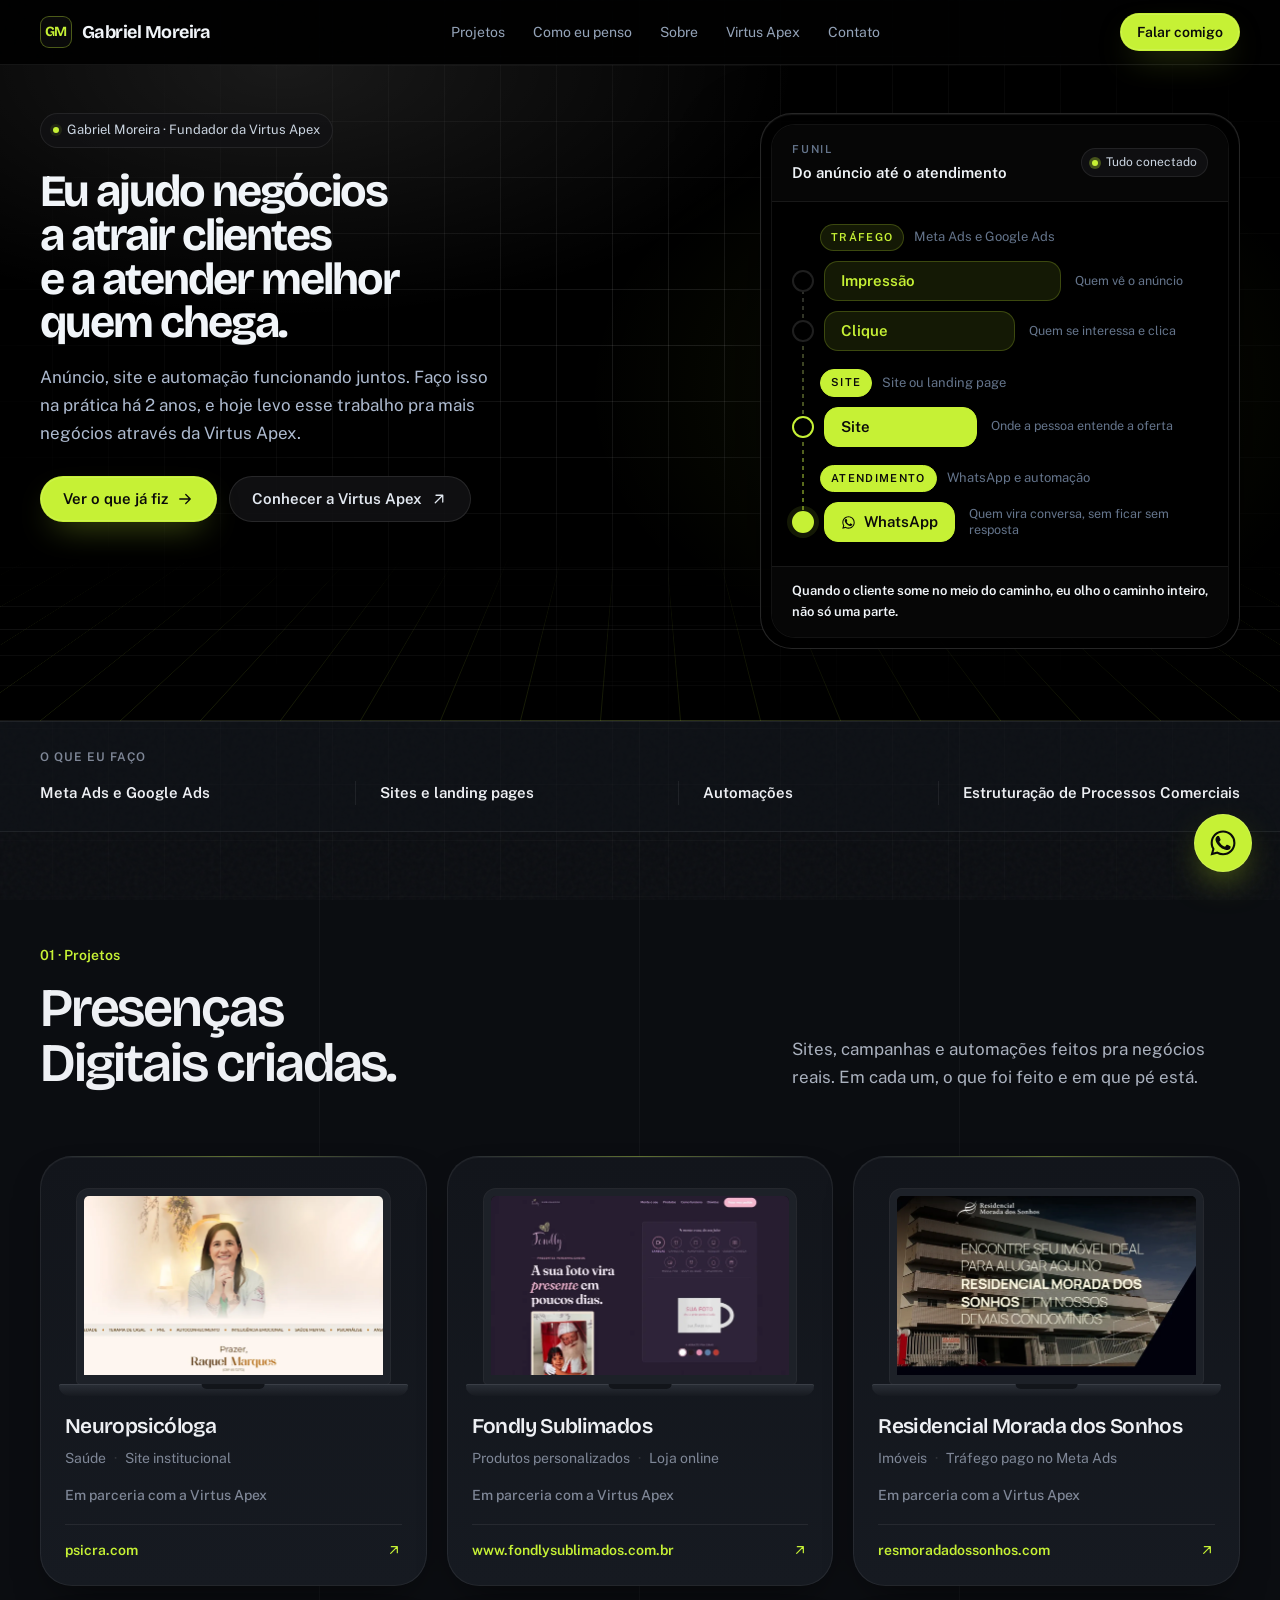
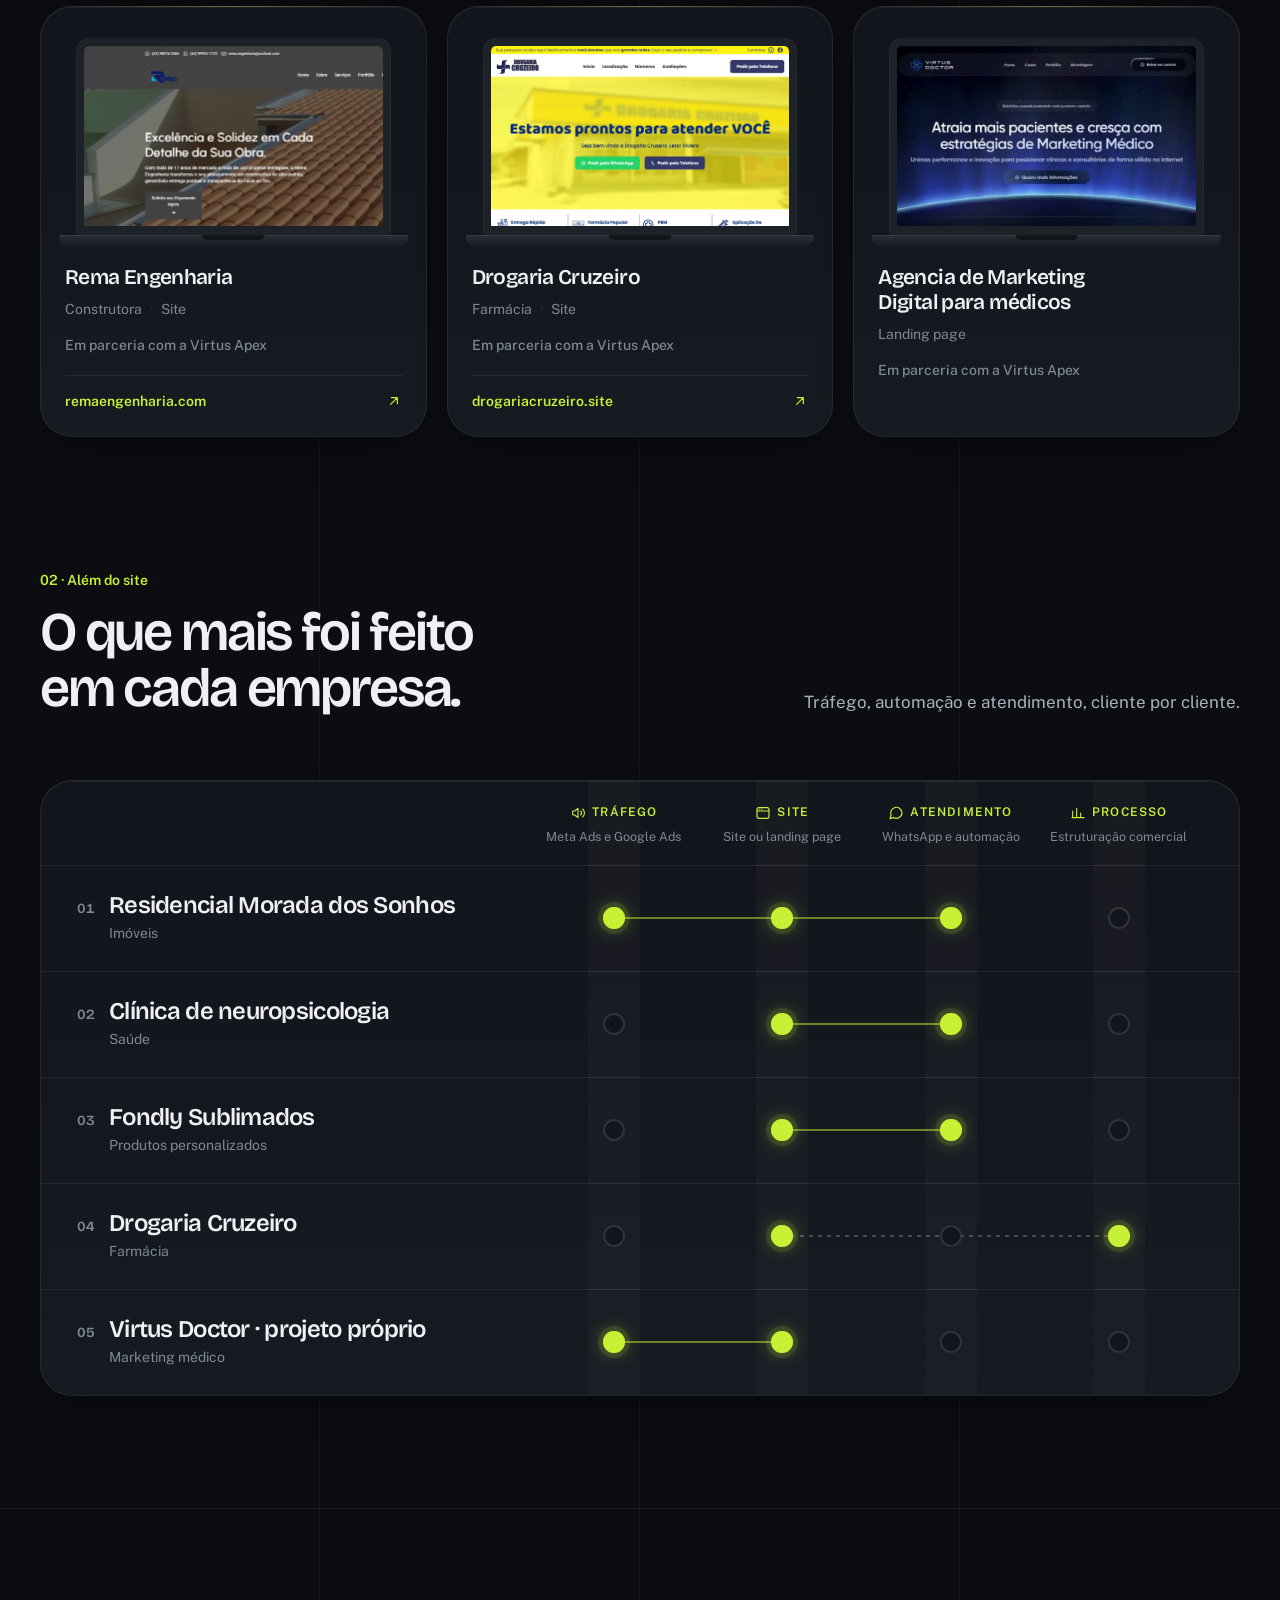
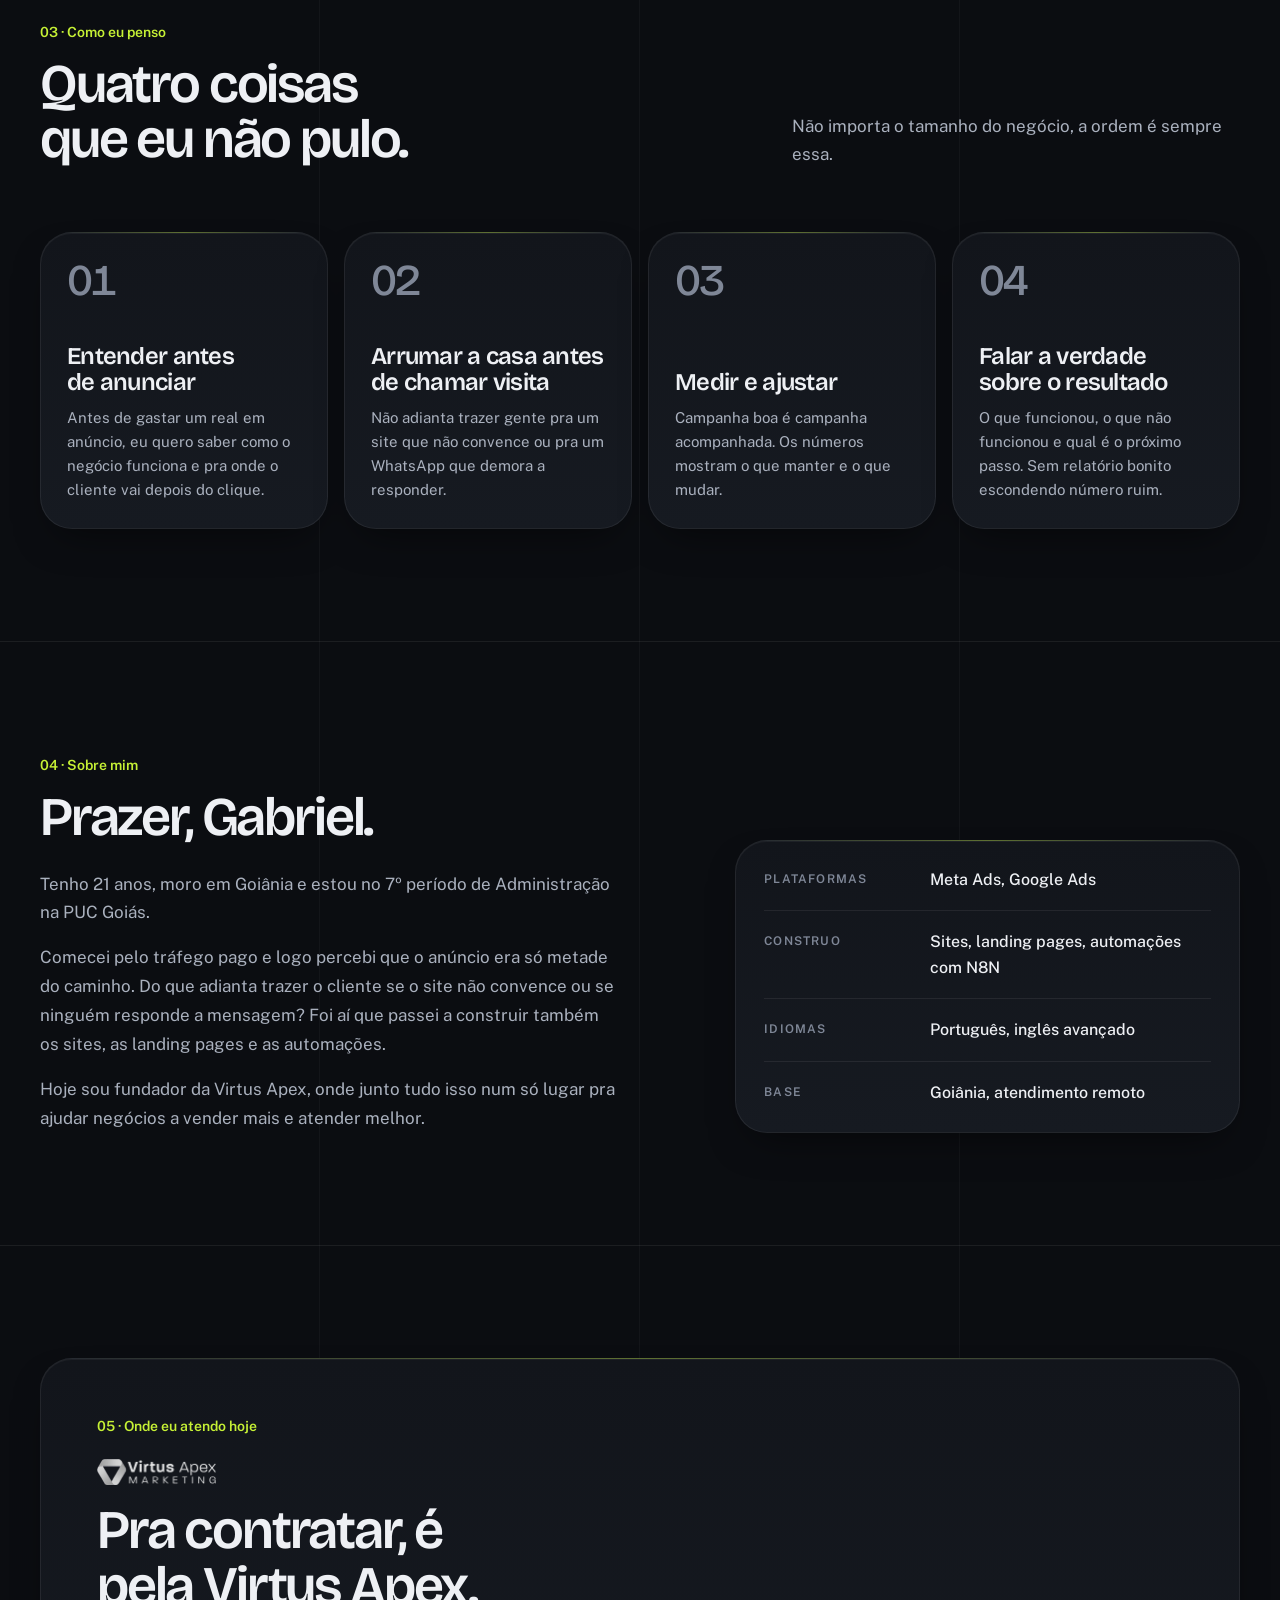
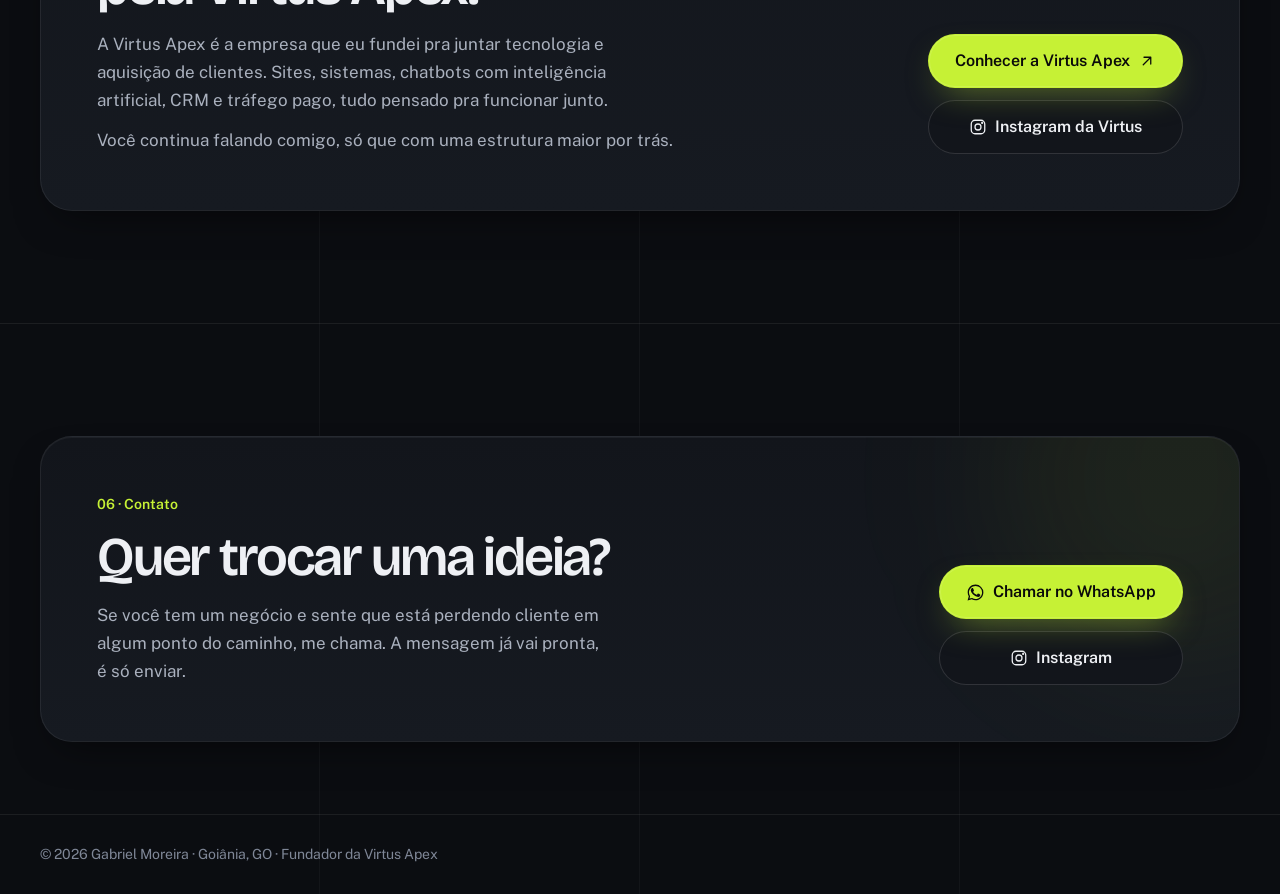
<file: index.html>
<!DOCTYPE html>
<html lang="pt-BR">
<head>
<meta charset="utf-8">
<meta name="viewport" content="width=device-width, initial-scale=1">
<title>Gabriel Moreira | Anúncios, sites e automação em Goiânia</title>
<meta name="description" content="Sou o Gabriel, fundador da Virtus Apex. Ajudo negócios a atrair clientes e atender melhor quem chega, juntando anúncio, site e automação.">
<meta name="color-scheme" content="dark">
<meta name="theme-color" content="#000000">

<!-- Endereço público do site (GitHub Pages). Se conectar um domínio próprio, troque aqui. -->
<link rel="canonical" href="https://gabrielmoreira155.github.io/portfolio-pessoal/">
<meta property="og:type" content="website">
<meta property="og:locale" content="pt_BR">
<meta property="og:site_name" content="Gabriel Moreira">
<meta property="og:title" content="Gabriel Moreira | Do anúncio ao atendimento">
<meta property="og:description" content="Anúncio, site e automação funcionando juntos. Veja o que eu já construí.">
<meta property="og:url" content="https://gabrielmoreira155.github.io/portfolio-pessoal/">
<meta property="og:image" content="https://gabrielmoreira155.github.io/portfolio-pessoal/imagens/og-image.png">
<meta property="og:image:width" content="1200">
<meta property="og:image:height" content="630">
<meta property="og:image:alt" content="Gabriel Moreira: do anúncio ao atendimento">
<meta name="twitter:card" content="summary_large_image">

<link rel="icon" href="imagens/favicon.svg" type="image/svg+xml">
<link rel="icon" href="imagens/favicon-32.png" sizes="32x32" type="image/png">
<link rel="apple-touch-icon" href="imagens/apple-touch-icon.png">

<!-- Fontes hospedadas no próprio site (antes vinham do Google Fonts e, ao
     chegarem, faziam o navegador refazer o layout: ~85 a 220 ms de travada) -->
<link rel="preload" href="fontes/bricolage-grotesque-latin.woff2" as="font" type="font/woff2" crossorigin>
<link rel="preload" href="fontes/public-sans-latin.woff2" as="font" type="font/woff2" crossorigin>
<link rel="stylesheet" href="css/style.css?v=20261019">


</head>
<body>

<div class="page-bg" aria-hidden="true"></div>
<!-- Fundo do site todo (atrás das seções): a mesma grade da hero, pulsos de
     luz correndo pelas linhas e o brilho que segue o mouse. Fica fixo na tela;
     a hero tem o fundo próprio por cima. -->
<div class="site-fundo" aria-hidden="true">
  <div class="site-grade"></div>
  <div class="site-raios"><span class="raio-site raio-site-v" style="--c:-11;--dur:17s;--atraso:-3s"></span><span class="raio-site raio-site-v" style="--c:-6;--dur:21s;--atraso:-12s"></span><span class="raio-site raio-site-v" style="--c:-2;--dur:15s;--atraso:-7s"></span><span class="raio-site raio-site-v" style="--c:4;--dur:19s;--atraso:-15s"></span><span class="raio-site raio-site-v" style="--c:9;--dur:16s;--atraso:-1s"></span><span class="raio-site raio-site-v" style="--c:13;--dur:22s;--atraso:-9s"></span><span class="raio-site raio-site-h" style="--m:3;--dur:18s;--atraso:-5s"></span><span class="raio-site raio-site-h" style="--m:11;--dur:23s;--atraso:-14s"></span></div>
  <div class="site-mouse"></div>
</div>

<div class="frame">
  <div class="guides" aria-hidden="true"><span></span><span></span><span></span><span></span></div>

  <!-- HEADER -->
  <header class="header">
    <nav class="nav wrap" aria-label="Principal">
      <a class="brand" href="#topo"><span class="brand-mark" aria-hidden="true">GM</span><span class="brand-nome">Gabriel Moreira</span></a>
      <div class="nav-links" id="menu">
        <a href="#projetos">Projetos</a>
        <a href="#como-eu-penso">Como eu penso</a>
        <a href="#sobre">Sobre</a>
        <a href="#virtus-apex">Virtus Apex</a>
        <a href="#contato">Contato</a>
      </div>
      <div class="nav-actions">
        <a class="btn btn-primary btn-sm" data-whatsapp href="#contato">Falar comigo</a>
        <button class="menu-toggle" type="button" aria-label="Abrir menu" aria-expanded="false" aria-controls="menu">
          <svg viewBox="0 0 24 24" width="20" height="20" fill="none" stroke="currentColor" stroke-width="1.7" stroke-linecap="round"><path d="M4 8h16M4 16h16"/></svg>
        </button>
      </div>
    </nav>
  </header>

  <main id="topo">

    <!-- HERO -->
    <section class="hero">
      <!-- Fundo: grade, brilho respirando e pulsos de luz na grade e no piso (só CSS) -->
      <div class="hero-fundo" aria-hidden="true">
        <div class="hero-brilho"></div>
        <div class="hero-mouse"></div>
        <div class="hero-raios"><span class="raio raio-v" style="--c:-14;--dur:11s;--atraso:-2s"></span><span class="raio raio-v" style="--c:-3;--dur:9.5s;--atraso:-6.5s"></span><span class="raio raio-v" style="--c:0;--dur:12.5s;--atraso:-9s"></span><span class="raio raio-v" style="--c:12;--dur:10s;--atraso:-4s"></span><span class="raio raio-v" style="--c:15;--dur:13s;--atraso:-11s"></span><span class="raio raio-h" style="--m:1;--dur:14s;--atraso:-3s"></span><span class="raio raio-h" style="--m:9;--dur:12s;--atraso:-8.5s"></span></div>
        <div class="hero-piso"></div>
        <div class="hero-fluxos"><span class="fluxo" style="--k:-9;--dur:10.5s;--atraso:-1.2s"></span><span class="fluxo" style="--k:-6;--dur:8.0s;--atraso:-5.1s"></span><span class="fluxo" style="--k:-4;--dur:9.2s;--atraso:-2.7s"></span><span class="fluxo" style="--k:-2;--dur:7.1s;--atraso:-6.0s"></span><span class="fluxo" style="--k:-1;--dur:11.0s;--atraso:-8.3s"></span><span class="fluxo" style="--k:1;--dur:8.6s;--atraso:-3.4s"></span><span class="fluxo" style="--k:3;--dur:7.6s;--atraso:-0.6s"></span><span class="fluxo" style="--k:5;--dur:9.8s;--atraso:-7.2s"></span><span class="fluxo" style="--k:8;--dur:8.9s;--atraso:-4.5s"></span><span class="fluxo" style="--k:11;--dur:10.2s;--atraso:-2.0s"></span></div>
      </div>
      <div class="wrap hero-grid">
        <div class="hero-copy">
          <p class="chip"><span class="dot"></span>Gabriel Moreira · Fundador da Virtus Apex</p>
          <h1>Eu ajudo negócios<br> a atrair clientes<br> e a atender melhor<br> quem chega.</h1>
          <p class="lead">Anúncio, site e automação funcionando juntos. Faço isso na prática há 2 anos, e hoje levo esse trabalho pra mais negócios através da Virtus Apex.</p>
          <div class="actions">
            <a class="btn btn-primary" href="#projetos">Ver o que já fiz
              <svg class="arrow" viewBox="0 0 24 24" width="18" height="18" fill="none" stroke="currentColor" stroke-width="1.7" stroke-linecap="round" stroke-linejoin="round"><path d="M5 12h14M13 6l6 6-6 6"/></svg>
            </a>
            <a class="btn btn-ghost" href="#virtus-apex">Conhecer a Virtus Apex
              <svg viewBox="0 0 24 24" width="18" height="18" fill="none" stroke="currentColor" stroke-width="1.7" stroke-linecap="round" stroke-linejoin="round" aria-hidden="true"><path d="M7 17 17 7M8 7h9v9"/></svg>
            </a>
          </div>
        </div>

        <!-- Funil -->
        <figure class="panel funnel-panel" aria-labelledby="funil-titulo">
          <div class="panel-inner">
            <div class="panel-head">
              <div>
                <p class="micro">Funil</p>
                <p class="panel-title" id="funil-titulo">Do anúncio até o atendimento</p>
              </div>
              <span class="chip chip-sm"><span class="dot dot-live"></span>Tudo conectado</span>
            </div>

            <div class="funnel">
              <div class="funnel-line" aria-hidden="true"><span class="funnel-runner"></span></div>

              <div class="funnel-group">
                <p class="group-label"><span class="tag tag-soft">Tráfego</span>Meta Ads e Google Ads</p>
                <div class="stage" style="--w:100%; --i:0">
                  <span class="marker"></span>
                  <div class="stage-body"><div class="bar"><span>Impressão</span></div><small>Quem vê o anúncio</small></div>
                </div>
                <div class="stage" style="--w:76%; --i:1">
                  <span class="marker"></span>
                  <div class="stage-body"><div class="bar"><span>Clique</span></div><small>Quem se interessa e clica</small></div>
                </div>
              </div>

              <div class="funnel-group">
                <p class="group-label"><span class="tag tag-solid">Site</span>Site ou landing page</p>
                <div class="stage stage-site" style="--w:56%; --i:2">
                  <span class="marker"></span>
                  <div class="stage-body"><div class="bar"><span>Site</span></div><small>Onde a pessoa entende a oferta</small></div>
                </div>
              </div>

              <div class="funnel-group">
                <p class="group-label"><span class="tag tag-solid">Atendimento</span>WhatsApp e automação</p>
                <div class="stage stage-site stage-last" style="--w:40%; --i:3">
                  <span class="marker"></span>
                  <div class="stage-body"><div class="bar">
                    <svg viewBox="0 0 24 24" width="15" height="15" aria-hidden="true"><path fill="currentColor" d="M17.47 14.38c-.3-.15-1.76-.87-2.03-.97-.27-.1-.47-.15-.67.15-.2.3-.77.97-.94 1.17-.17.2-.35.22-.64.07-.3-.15-1.26-.46-2.4-1.48-.88-.79-1.48-1.76-1.65-2.06-.17-.3-.02-.46.13-.6.13-.13.3-.35.45-.52.15-.17.2-.3.3-.5.1-.2.05-.37-.03-.52-.07-.15-.67-1.6-.92-2.2-.24-.58-.49-.5-.67-.5h-.57c-.2 0-.52.07-.8.37-.27.3-1.04 1.02-1.04 2.48s1.07 2.88 1.21 3.08c.15.2 2.1 3.2 5.08 4.49.71.31 1.26.49 1.7.63.71.23 1.36.2 1.87.12.57-.08 1.76-.72 2-1.41.25-.7.25-1.29.17-1.41-.07-.13-.27-.2-.57-.35z"/><path fill="currentColor" d="M12.04 2C6.57 2 2.13 6.43 2.13 11.9c0 1.75.46 3.46 1.33 4.96L2 22l5.27-1.38a9.9 9.9 0 0 0 4.77 1.22h.01c5.46 0 9.9-4.44 9.9-9.9A9.86 9.86 0 0 0 12.04 2zm0 18.17h-.01a8.23 8.23 0 0 1-4.19-1.15l-.3-.18-3.13.82.84-3.05-.2-.31a8.2 8.2 0 0 1-1.26-4.4c0-4.54 3.7-8.24 8.25-8.24 2.2 0 4.27.86 5.83 2.42a8.18 8.18 0 0 1 2.41 5.83c0 4.55-3.7 8.26-8.24 8.26z"/></svg>
                    <span>WhatsApp</span></div><small>Quem vira conversa, sem ficar sem resposta</small></div>
                </div>
              </div>
            </div>

            <p class="panel-foot"><strong>Quando o cliente some no meio do caminho, eu olho o caminho inteiro, não só uma parte.</strong></p>
          </div>
        </figure>
      </div>
    </section>

    <!-- O QUE EU FAÇO -->
    <section class="stats" aria-labelledby="servicos-titulo">
      <div class="wrap servicos-faixa">
        <p class="servicos-titulo" id="servicos-titulo">O que eu faço</p>
        <ul class="servicos" id="servicos"></ul>
      </div>
    </section>

    <!-- PROJETOS -->
    <section class="section" id="projetos">
      <div class="wrap">
        <div class="section-head">
          <div>
            <p class="eyebrow">01 · Projetos</p>
            <h2>Presenças Digitais criadas.</h2>
          </div>
          <p class="section-text">Sites, campanhas e automações feitos pra negócios reais. Em cada um, o que foi feito e em que pé está.</p>
        </div>
        <div class="projects" id="lista-projetos"></div>
        <div class="projects projects-compactos" id="lista-projetos-compactos"></div>
      </div>
    </section>

    <!-- ALÉM DO SITE -->
    <section class="section" id="alem-do-site">
      <div class="wrap">
        <div class="section-head">
          <div>
            <p class="eyebrow">02 · Além do site</p>
            <h2>O que mais foi feito em cada empresa.</h2>
          </div>
          <p class="section-text">Tráfego, automação e atendimento, cliente por cliente.</p>
        </div>
        <div class="mapa mapa-discreta" id="mapa-funil">
          <div class="mapa-cabeca" aria-hidden="true"></div>
          <ol class="mapa-lista" id="lista-alem"></ol>
        </div>
      </div>
    </section>

    <!-- COMO EU PENSO -->
    <section class="section" id="como-eu-penso">
      <div class="wrap">
        <div class="section-head">
          <div>
            <p class="eyebrow">03 · Como eu penso</p>
            <h2>Quatro coisas que eu não pulo.</h2>
          </div>
          <p class="section-text">Não importa o tamanho do negócio, a ordem é sempre essa.</p>
        </div>
        <ol class="steps">
          <li class="card step">
            <span class="step-num">01</span>
            <h3>Entender antes de anunciar</h3>
            <p>Antes de gastar um real em anúncio, eu quero saber como o negócio funciona e pra onde o cliente vai depois do clique.</p>
          </li>
          <li class="card step">
            <span class="step-num">02</span>
            <h3>Arrumar a casa antes de chamar visita</h3>
            <p>Não adianta trazer gente pra um site que não convence ou pra um WhatsApp que demora a responder.</p>
          </li>
          <li class="card step">
            <span class="step-num">03</span>
            <h3>Medir e ajustar</h3>
            <p>Campanha boa é campanha acompanhada. Os números mostram o que manter e o que mudar.</p>
          </li>
          <li class="card step">
            <span class="step-num">04</span>
            <h3>Falar a verdade sobre o resultado</h3>
            <p>O que funcionou, o que não funcionou e qual é o próximo passo. Sem relatório bonito escondendo número ruim.</p>
          </li>
        </ol>
      </div>
    </section>

    <!-- SOBRE -->
    <section class="section" id="sobre">
      <div class="wrap about-grid">
        <div>
          <p class="eyebrow">04 · Sobre mim</p>
          <h2>Prazer, Gabriel.</h2>
          <div class="about-text">
            <p>Tenho 21 anos, moro em Goiânia e estou no 7º período de Administração na PUC Goiás.</p>
            <p>Comecei pelo tráfego pago e logo percebi que o anúncio era só metade do caminho. Do que adianta trazer o cliente se o site não convence ou se ninguém responde a mensagem? Foi aí que passei a construir também os sites, as landing pages e as automações.</p>
            <p>Hoje sou fundador da Virtus Apex, onde junto tudo isso num só lugar pra ajudar negócios a vender mais e atender melhor.</p>
          </div>
        </div>
        <dl class="facts card">
          <div><dt>Plataformas</dt><dd>Meta Ads, Google Ads</dd></div>
          <div><dt>Construo</dt><dd>Sites, landing pages, automações com N8N</dd></div>
          <div><dt>Idiomas</dt><dd>Português, inglês avançado</dd></div>
          <div><dt>Base</dt><dd>Goiânia, atendimento remoto</dd></div>
        </dl>
      </div>
    </section>

    <!-- VIRTUS APEX -->
    <section class="section" id="virtus-apex">
      <div class="wrap">
        <div class="card virtus">
          <div class="virtus-copy">
            <p class="eyebrow">05 · Onde eu atendo hoje</p>
            <img class="virtus-logo" src="imagens/virtus-apex-logo.webp" alt="Virtus Apex" width="480" height="105" loading="lazy" decoding="async">
            <h2>Pra contratar, é pela Virtus Apex.</h2>
            <p class="section-text">A Virtus Apex é a empresa que eu fundei pra juntar tecnologia e aquisição de clientes. Sites, sistemas, chatbots com inteligência artificial, CRM e tráfego pago, tudo pensado pra funcionar junto.</p>
            <p class="section-text">Você continua falando comigo, só que com uma estrutura maior por trás.</p>
          </div>
          <div class="cta-actions">
            <a class="btn btn-primary btn-lg" data-virtus-site href="#contato">Conhecer a Virtus Apex
              <svg class="arrow" viewBox="0 0 24 24" width="18" height="18" fill="none" stroke="currentColor" stroke-width="1.7" stroke-linecap="round" stroke-linejoin="round" aria-hidden="true"><path d="M7 17 17 7M8 7h9v9"/></svg>
            </a>
            <a class="btn btn-ghost btn-lg" data-virtus-instagram href="#contato">
              <svg viewBox="0 0 24 24" width="18" height="18" fill="none" stroke="currentColor" stroke-width="1.7" aria-hidden="true"><rect x="3" y="3" width="18" height="18" rx="5"/><circle cx="12" cy="12" r="4"/><circle cx="17.5" cy="6.5" r="0.6" fill="currentColor"/></svg>
              Instagram da Virtus
            </a>
          </div>
        </div>
      </div>
    </section>

    <!-- CONTATO -->
    <section class="section section-last" id="contato">
      <div class="wrap">
        <div class="cta card">
          <div class="cta-copy">
            <p class="eyebrow">06 · Contato</p>
            <h2>Quer trocar uma ideia?</h2>
            <p class="section-text">Se você tem um negócio e sente que está perdendo cliente em algum ponto do caminho, me chama. A mensagem já vai pronta, é só enviar.</p>
          </div>
          <div class="cta-actions">
            <a class="btn btn-primary btn-lg" data-whatsapp href="#contato">
              <svg viewBox="0 0 24 24" width="19" height="19" aria-hidden="true"><path fill="currentColor" d="M17.47 14.38c-.3-.15-1.76-.87-2.03-.97-.27-.1-.47-.15-.67.15-.2.3-.77.97-.94 1.17-.17.2-.35.22-.64.07-.3-.15-1.26-.46-2.4-1.48-.88-.79-1.48-1.76-1.65-2.06-.17-.3-.02-.46.13-.6.13-.13.3-.35.45-.52.15-.17.2-.3.3-.5.1-.2.05-.37-.03-.52-.07-.15-.67-1.6-.92-2.2-.24-.58-.49-.5-.67-.5h-.57c-.2 0-.52.07-.8.37-.27.3-1.04 1.02-1.04 2.48s1.07 2.88 1.21 3.08c.15.2 2.1 3.2 5.08 4.49.71.31 1.26.49 1.7.63.71.23 1.36.2 1.87.12.57-.08 1.76-.72 2-1.41.25-.7.25-1.29.17-1.41-.07-.13-.27-.2-.57-.35z"/><path fill="currentColor" d="M12.04 2C6.57 2 2.13 6.43 2.13 11.9c0 1.75.46 3.46 1.33 4.96L2 22l5.27-1.38a9.9 9.9 0 0 0 4.77 1.22h.01c5.46 0 9.9-4.44 9.9-9.9A9.86 9.86 0 0 0 12.04 2zm0 18.17h-.01a8.23 8.23 0 0 1-4.19-1.15l-.3-.18-3.13.82.84-3.05-.2-.31a8.2 8.2 0 0 1-1.26-4.4c0-4.54 3.7-8.24 8.25-8.24 2.2 0 4.27.86 5.83 2.42a8.18 8.18 0 0 1 2.41 5.83c0 4.55-3.7 8.26-8.24 8.26z"/></svg>
              Chamar no WhatsApp
            </a>
            <a class="btn btn-ghost btn-lg" data-instagram href="#contato">
              <svg viewBox="0 0 24 24" width="18" height="18" fill="none" stroke="currentColor" stroke-width="1.7" aria-hidden="true"><rect x="3" y="3" width="18" height="18" rx="5"/><circle cx="12" cy="12" r="4"/><circle cx="17.5" cy="6.5" r="0.6" fill="currentColor"/></svg>
              Instagram
            </a>
          </div>
        </div>
      </div>
    </section>

  </main>

  <footer class="footer">
    <div class="wrap footer-row">
      <p>© <span id="ano">2026</span> Gabriel Moreira · Goiânia, GO · Fundador da Virtus Apex</p>
    </div>
  </footer>
</div>

<!-- Botão flutuante de WhatsApp (o link vem de js/dados.js) -->
<a class="wa-flutuante" data-whatsapp href="#contato" aria-label="Conversar no WhatsApp">
  <svg viewBox="0 0 24 24" width="26" height="26" aria-hidden="true"><path fill="currentColor" d="M17.47 14.38c-.3-.15-1.76-.87-2.03-.97-.27-.1-.47-.15-.67.15-.2.3-.77.97-.94 1.17-.17.2-.35.22-.64.07-.3-.15-1.26-.46-2.4-1.48-.88-.79-1.48-1.76-1.65-2.06-.17-.3-.02-.46.13-.6.13-.13.3-.35.45-.52.15-.17.2-.3.3-.5.1-.2.05-.37-.03-.52-.07-.15-.67-1.6-.92-2.2-.24-.58-.49-.5-.67-.5h-.57c-.2 0-.52.07-.8.37-.27.3-1.04 1.02-1.04 2.48s1.07 2.88 1.21 3.08c.15.2 2.1 3.2 5.08 4.49.71.31 1.26.49 1.7.63.71.23 1.36.2 1.87.12.57-.08 1.76-.72 2-1.41.25-.7.25-1.29.17-1.41-.07-.13-.27-.2-.57-.35z"/><path fill="currentColor" d="M12.04 2C6.57 2 2.13 6.43 2.13 11.9c0 1.75.46 3.46 1.33 4.96L2 22l5.27-1.38a9.9 9.9 0 0 0 4.77 1.22h.01c5.46 0 9.9-4.44 9.9-9.9A9.86 9.86 0 0 0 12.04 2zm0 18.17h-.01a8.23 8.23 0 0 1-4.19-1.15l-.3-.18-3.13.82.84-3.05-.2-.31a8.2 8.2 0 0 1-1.26-4.4c0-4.54 3.7-8.24 8.25-8.24 2.2 0 4.27.86 5.83 2.42a8.18 8.18 0 0 1 2.41 5.83c0 4.55-3.7 8.26-8.24 8.26z"/></svg>
</a>

<script src="js/dados.js?v=20261019"></script>
<script src="js/main.js?v=20261019"></script>
</body>
</html>
</file>
<file: css/style.css>
/* ==========================================================
   Gabriel Moreira · Portfólio
   Estrutura herdada do design system Pulsedesk (moldura com
   linhas-guia, cabeçalhos numerados, cards com filete de luz,
   botões pílula, painel de mockup). Site sempre no modo escuro,
   com verde-limão como cor de destaque.
   ========================================================== */

/* Fontes (licença SIL Open Font License), subconjunto latino do Google Fonts,
   hospedadas no site e pré-carregadas no <head>. Arquivos variáveis: um arquivo
   cobre todos os pesos usados. */
@font-face {
  font-family: "Bricolage Grotesque";
  font-style: normal;
  font-weight: 500 700;
  font-stretch: 100%;
  font-display: swap;
  src: url("../fontes/bricolage-grotesque-latin.woff2") format("woff2");
  unicode-range: U+0000-00FF, U+0131, U+0152-0153, U+02BB-02BC, U+02C6, U+02DA, U+02DC, U+0304, U+0308, U+0329, U+2000-206F, U+20AC, U+2122, U+2191, U+2193, U+2212, U+2215, U+FEFF, U+FFFD;
}
@font-face {
  font-family: "Public Sans";
  font-style: normal;
  font-weight: 400 600;
  font-display: swap;
  src: url("../fontes/public-sans-latin.woff2") format("woff2");
  unicode-range: U+0000-00FF, U+0131, U+0152-0153, U+02BB-02BC, U+02C6, U+02DA, U+02DC, U+0304, U+0308, U+0329, U+2000-206F, U+20AC, U+2122, U+2191, U+2193, U+2212, U+2215, U+FEFF, U+FFFD;
}

:root {
  color-scheme: dark;
  --bg: #0b0d11;
  --bg-glow: rgba(198, 241, 53, 0.02);
  --surface: #12151b;
  --surface-2: #161a21;
  --surface-3: #1c2129;
  --line: rgba(255, 255, 255, 0.07);
  --line-2: rgba(255, 255, 255, 0.13);
  --guide: rgba(255, 255, 255, 0.035);
  --text: #eef0f4;
  --text-2: #aab1be;
  --text-3: #7f8797;
  /* verde-limão: fundo de botões com texto preto, e textos de destaque */
  --accent: #c6f135;
  --accent-hover: #d6f868;
  --accent-ink: #0a0a0a;
  --accent-soft: rgba(198, 241, 53, 0.1);
  --accent-soft-2: rgba(198, 241, 53, 0.22);
  --accent-line: rgba(198, 241, 53, 0.5);
  --ok: #5fcf9a;
  --ok-soft: rgba(95, 207, 154, 0.12);
  --warn: #e8b454;
  --warn-soft: rgba(232, 180, 84, 0.12);
  --ph: rgba(255, 214, 10, 0.18);
  --ph-text: #ffe27a;
  --shadow: 0 1px 0 rgba(255, 255, 255, 0.05) inset, 0 18px 40px -18px rgba(0, 0, 0, 0.6);
  --shadow-lg: 0 1px 0 rgba(255, 255, 255, 0.06) inset, 0 40px 90px -30px rgba(0, 0, 0, 0.8);

  --font-display: "Bricolage Grotesque", ui-sans-serif, system-ui, sans-serif;
  --font-body: "Public Sans", ui-sans-serif, system-ui, -apple-system, "Segoe UI", sans-serif;

  --radius-xl: 2rem;
  --radius-lg: 1.5rem;
  --radius-md: 1rem;
  --radius-sm: 0.75rem;
  --pad: 20px;
  --maxw: 1280px;
  /* curvas fortes (Emil Kowalski): saída para entradas e respostas,
     ease-in-out para o que se move na tela */
  --ease: cubic-bezier(0.23, 1, 0.32, 1);
  --ease-in-out: cubic-bezier(0.77, 0, 0.175, 1);
}

/* ---------- Base ---------- */
*, *::before, *::after { box-sizing: border-box; }
html { -webkit-text-size-adjust: 100%; scroll-behavior: smooth; scroll-padding-top: 80px; }
body {
  margin: 0;
  background: var(--bg);
  color: var(--text);
  font-family: var(--font-body);
  font-size: 16px;
  line-height: 1.6;
  -webkit-font-smoothing: antialiased;
  overflow-x: hidden;
}
::selection { background: var(--accent-soft-2); }
img { max-width: 100%; display: block; }
a { color: inherit; }
h1, h2, h3 { font-family: var(--font-display); font-weight: 600; margin: 0; letter-spacing: -0.03em; text-wrap: balance; }
p { margin: 0; }
ul, ol, dl, dd { margin: 0; padding: 0; }
:focus-visible { outline: 2px solid var(--accent); outline-offset: 3px; border-radius: 6px; }

/* Fundo: brilho sutil no topo + ruído (Pulsedesk) */
.page-bg {
  position: fixed; inset: 0; z-index: -2; pointer-events: none;
  background:
    radial-gradient(60rem 30rem at 70% -8%, var(--bg-glow), transparent 70%),
    var(--bg);
}
.page-bg::after {
  content: ""; position: absolute; inset: 0; opacity: 0.035;
  background-image: url("data:image/svg+xml,%3Csvg viewBox='0 0 256 256' xmlns='http://www.w3.org/2000/svg'%3E%3Cfilter id='n'%3E%3CfeTurbulence type='fractalNoise' baseFrequency='0.75' numOctaves='3' stitchTiles='stitch'/%3E%3C/filter%3E%3Crect width='100%25' height='100%25' filter='url(%23n)'/%3E%3C/svg%3E");
}

/* Fundo animado do site todo: igual ao da hero (grade de 56px, pulsos nas
   linhas e brilho do mouse), fixo na tela e atrás de tudo. Camadas separadas:
   a grade com máscara fica parada; os pulsos e o brilho só mexem com
   transform e opacity (rodam no compositor, sem repintar). */
.site-fundo { position: fixed; inset: 0; z-index: -1; pointer-events: none; overflow: hidden; --passo: 56px; }
.site-grade {
  position: absolute; inset: 0;
  background-image:
    linear-gradient(to right, rgba(255, 255, 255, 0.06) 1px, transparent 1px),
    linear-gradient(to bottom, rgba(255, 255, 255, 0.06) 1px, transparent 1px);
  background-size: var(--passo) var(--passo);
  background-position: center top;
  -webkit-mask-image: radial-gradient(85% 80% at 50% 45%, #000 0%, rgba(0, 0, 0, 0.45) 60%, transparent 100%);
  mask-image: radial-gradient(85% 80% at 50% 45%, #000 0%, rgba(0, 0, 0, 0.45) 60%, transparent 100%);
}
.site-raios { position: absolute; inset: 0; }
.raio-site {
  position: absolute; opacity: 0;
  filter: drop-shadow(0 0 3px rgba(198, 241, 53, 0.2));
  animation: var(--dur, 16s) linear var(--atraso, 0s) infinite;
}
.raio-site-v {
  top: 0; width: 2px; height: 170px;
  left: calc(50% - var(--passo) / 2 - 0.5px + var(--c) * var(--passo));
  background: linear-gradient(to bottom,
    rgba(198, 241, 53, 0) 0, rgba(198, 241, 53, 0.12) 45%,
    rgba(198, 241, 53, 0.4) 96%, rgba(251, 255, 232, 0.5) 100%);
  animation-name: descer-tela;
}
.raio-site-h {
  left: 0; height: 2px; width: 220px;
  top: calc(var(--m) * var(--passo) - 0.5px);
  background: linear-gradient(to right,
    rgba(198, 241, 53, 0) 0, rgba(198, 241, 53, 0.12) 45%,
    rgba(198, 241, 53, 0.4) 96%, rgba(251, 255, 232, 0.5) 100%);
  animation-name: atravessar;
}
@keyframes descer-tela {
  0%   { transform: translateY(-170px);                opacity: 0; }
  10%  {                                               opacity: 1; }
  70%  {                                               opacity: 0.85; }
  100% { transform: translateY(calc(100vh + 20px));    opacity: 0; }
}
/* brilho amarelado que segue o cursor pelo site todo (o mesmo da hero) */
.site-mouse {
  position: absolute; left: 0; top: 0; width: 520px; height: 520px;
  margin: -260px 0 0 -260px; opacity: 0;
  transition: opacity .5s ease;
  will-change: transform;
  background: radial-gradient(closest-side, rgba(214, 248, 104, 0.16), rgba(198, 241, 53, 0.07) 45%, transparent 100%);
}
.site-mouse.ativo { opacity: 1; }
@media (max-width: 1199px) {
  .site-fundo { --passo: 44px; }
  .raio-site-h { display: none; }
}
@media (hover: none), (pointer: coarse) { .site-mouse { display: none; } }
@media (prefers-reduced-motion: reduce) { .raio-site { display: none; } }

/* Moldura com bordas laterais e linhas-guia de 4 colunas */
/* As seções ocupam a largura toda da tela (sem faixas nas laterais);
   o conteúdo continua centralizado pelo .wrap */
.frame {
  position: relative;
  min-height: 100vh;
}
/* Linhas-guia de 4 colunas, centralizadas na largura do conteúdo */
.guides {
  position: absolute; inset: 0; z-index: -1; pointer-events: none;
  max-width: 1360px; margin-inline: auto;
  display: none; grid-template-columns: repeat(4, 1fr);
}
.guides span { border-right: 1px solid var(--guide); }
.guides span:last-child { border-right: 0; }
@media (min-width: 768px) { .guides { display: grid; } }

.wrap { width: 100%; max-width: var(--maxw); margin: 0 auto; padding-inline: var(--pad); }
@media (min-width: 640px) { :root { --pad: 32px; } }
@media (min-width: 1024px) { :root { --pad: 40px; } }

/* ---------- Componentes base ---------- */
.btn {
  display: inline-flex; align-items: center; justify-content: center; gap: 8px;
  height: 46px; padding: 0 22px;
  border-radius: 999px; border: 1px solid transparent;
  font: 600 15px/1 var(--font-body);
  text-decoration: none; white-space: nowrap; cursor: pointer;
  transition: background-color .2s ease, border-color .2s ease, color .2s ease, transform .16s var(--ease);
}
.btn-sm { height: 38px; padding: 0 16px; font-size: 14px; }
.btn-lg { height: 54px; padding: 0 26px; font-size: 16px; }
.btn-primary {
  background: var(--accent); color: var(--accent-ink);
  box-shadow: 0 0 0 1px rgba(255,255,255,.12) inset, 0 14px 34px -14px var(--accent-line);
}
/* o brilho maior do hover fica numa camada própria que só muda de opacidade
   (animar box-shadow redesenha o botão a cada quadro) */
.btn-primary { position: relative; isolation: isolate; }
.btn-primary::after {
  content: ""; position: absolute; inset: 0; z-index: -1; border-radius: inherit; pointer-events: none;
  box-shadow: 0 20px 44px -14px var(--accent-line); opacity: 0; transition: opacity .2s ease;
}
.btn-primary:hover { background: var(--accent-hover); }
.btn-primary:hover::after { opacity: 1; }
.btn-primary .arrow { transition: transform .2s var(--ease); }
/* crescer no hover só onde existe mouse (no toque o hover "gruda") */
@media (hover: hover) and (pointer: fine) {
  .btn-primary:hover { transform: scale(1.03); }
  .btn-primary:hover .arrow { transform: translateX(2px); }
}
.btn-ghost { background: var(--surface); color: var(--text); border-color: var(--line-2); }
.btn-ghost:hover { border-color: var(--text-3); background: var(--surface-2); }
@media (hover: hover) and (pointer: fine) { .btn-ghost:hover { transform: scale(1.02); } }
/* resposta ao clique: rápida e sutil */
.btn:active { transform: scale(0.97); transition-duration: .1s; }
/* Na hero escura, o botão secundário é de vidro, como no Pulsedesk */
/* Sem backdrop-filter sobre a animação: desfocar um fundo animado a cada
   quadro é caro. Fundo escuro quase opaco no lugar do vidro. */
.hero .btn-ghost { background: rgba(18,18,20,.85); border-color: rgba(255,255,255,.1); color: #e2e8f0; box-shadow: 0 25px 50px -12px rgba(0,0,0,.2); }
.hero .btn-ghost:hover { background: rgba(255,255,255,.07); border-color: rgba(255,255,255,.18); }
.hero .chip { background: rgba(18,18,20,.85); border-color: rgba(255,255,255,.08); color: #cbd5e1; }

.chip {
  display: inline-flex; align-items: center; gap: 8px;
  padding: 6px 12px; border-radius: 999px;
  border: 1px solid var(--line-2); background: var(--surface);
  font-size: 13px; color: var(--text-2);
}
.chip-sm { padding: 4px 10px; font-size: 12px; white-space: nowrap; flex: none; }
.dot { width: 6px; height: 6px; border-radius: 50%; background: var(--accent); box-shadow: 0 0 0 3px var(--accent-soft); flex: none; }

.tag {
  display: inline-flex; align-items: center; width: fit-content;
  padding: 4px 10px; border-radius: 999px;
  font-size: 11px; font-weight: 600; letter-spacing: 0.12em; text-transform: uppercase;
}
.tag-soft { background: var(--accent-soft); color: var(--accent); border: 1px solid var(--accent-soft-2); }
.tag-solid { background: var(--accent); color: var(--accent-ink); border: 1px solid var(--accent); }
.tag-plain { background: var(--surface-3); color: var(--text-2); letter-spacing: 0.02em; text-transform: none; font-weight: 500; font-size: 12px; }

.micro { font-size: 11px; font-weight: 600; letter-spacing: 0.16em; text-transform: uppercase; color: var(--text-3); }

/* Card com filete de luz no topo (Pulsedesk) */
.card {
  position: relative;
  background: linear-gradient(180deg, var(--surface), var(--surface-2));
  border: 1px solid var(--line);
  border-radius: var(--radius-xl);
  box-shadow: var(--shadow);
}
.card::before {
  content: ""; position: absolute; top: -1px; left: 24px; right: 24px; height: 1px;
  background: linear-gradient(90deg, transparent, var(--accent-line), transparent);
  opacity: .7;
}

.text-link {
  color: var(--accent); font-weight: 600; text-decoration: none;
  border-bottom: 1px solid var(--accent-soft-2); padding-bottom: 1px;
  transition: border-color .2s;
}
.text-link:hover { border-color: var(--accent); }

/* Placeholders [assim] ficam marcados até serem preenchidos */
.ph { background: var(--ph); color: var(--ph-text); border-radius: 4px; padding: 0 3px; }

/* ---------- Header ---------- */
.header {
  position: sticky; top: 0; z-index: 50;
  background: color-mix(in srgb, var(--bg) 94%, transparent);
  border-bottom: 1px solid var(--line);
  transition: background-color .3s ease-out, border-color .3s ease-out;
}
/* Enquanto o cabeçalho está sobre a hero preta, ele fica escuro também
   (a classe é ligada pelo js/main.js) */
.header.sobre-hero {
  --bg: #000000;
  --surface: #000000;
  --line: rgba(255, 255, 255, 0.08);
  --line-2: rgba(255, 255, 255, 0.14);
  --text: #f1f5f9;
  --text-2: #94a3b8;
  --accent: #c6f135;
  --accent-hover: #d6f868;
  --accent-ink: #0a0a0a;
  --accent-line: rgba(198, 241, 53, 0.5);
  color: var(--text);
}
/* Sobre a hero animada: sem desfoque de fundo (caro), fundo preto sólido */
.header.sobre-hero { background: rgba(0, 0, 0, 0.92); backdrop-filter: none; -webkit-backdrop-filter: none; }
.nav { display: flex; align-items: center; justify-content: space-between; height: 64px; gap: 16px; }
.brand { display: inline-flex; align-items: center; gap: 10px; font-family: var(--font-display); font-weight: 700; font-size: 18px; letter-spacing: -0.03em; text-decoration: none; }
.brand-nome { white-space: nowrap; }
/* celular estreito: só o monograma no topo (o nome aparece na hero) */
@media (max-width: 419px) { .brand-nome { display: none; } }
/* monograma GM (o mesmo desenho do favicon) */
.brand-mark {
  flex: none; display: grid; place-items: center; width: 32px; height: 32px;
  border-radius: 9px; background: #0a0a0a; border: 1px solid rgba(198, 241, 53, 0.35);
  color: var(--accent); font-size: 14px; font-weight: 700; letter-spacing: -0.04em; line-height: 1;
}
.nav-links { display: none; gap: 28px; }
.nav-links a { position: relative; font-size: 14px; color: var(--text-2); text-decoration: none; transition: color .2s ease; }
.nav-links a::after {
  content: ""; position: absolute; left: 0; right: 0; bottom: -8px; height: 1px;
  background: var(--accent); opacity: .7;
  transform: scaleX(0); transform-origin: left center; transition: transform .25s var(--ease);
}
.nav-links a:hover { color: var(--text); }
.nav-links a:hover::after { transform: scaleX(1); }
.nav-actions { display: flex; align-items: center; gap: 8px; }
.menu-toggle {
  display: inline-flex; align-items: center; justify-content: center;
  width: 44px; height: 44px; border-radius: 50%;
  border: 1px solid var(--line-2); background: var(--surface); color: var(--text); cursor: pointer;
}
@media (max-width: 360px) {
  .nav { gap: 8px; }
  .brand { font-size: 15px; white-space: nowrap; gap: 8px; }
  .brand-mark { width: 28px; height: 28px; font-size: 12px; }
  .nav-actions { gap: 6px; }
  .nav-actions .btn-sm { padding: 0 12px; font-size: 13px; }
}
@media (min-width: 900px) {
  .nav-links { display: flex; }
  .menu-toggle { display: none; }
}
@media (max-width: 899px) {
  .nav-links.open {
    display: flex; flex-direction: column; gap: 0;
    position: absolute; top: 64px; left: 0; right: 0;
    background: var(--bg); border-bottom: 1px solid var(--line);
    padding: 8px var(--pad) 16px;
  }
  .nav-links.open a { padding: 12px 0; font-size: 16px; color: var(--text); border-bottom: 1px solid var(--line); }
  .nav-links.open a:last-child { border-bottom: 0; }
  .nav-links.open a::after { display: none; }
}

/* ---------- Hero ---------- */
/* A hero é sempre escura, como no Pulsedesk, nos dois temas do site */
.hero {
  --bg: #080c14;
  /* superfícies pretas (card do funil); os azuis do card continuam */
  --surface: #000000;
  --surface-2: #060606;
  --surface-3: #0f0f0f;
  --line: rgba(255, 255, 255, 0.07);
  --line-2: rgba(255, 255, 255, 0.12);
  --text: #f1f5f9;
  --text-2: #94a3b8;
  --text-3: #64748b;
  --accent: #c6f135;
  --accent-hover: #d6f868;
  --accent-ink: #0a0a0a;
  --accent-soft: rgba(198, 241, 53, 0.1);
  --accent-soft-2: rgba(198, 241, 53, 0.22);
  --accent-line: rgba(198, 241, 53, 0.5);
  --shadow-lg: 0 1px 1px rgba(255, 255, 255, 0.08) inset, 0 40px 100px -20px rgba(0, 0, 0, 0.8);
  position: relative; overflow: hidden; isolation: isolate;
  padding: 56px 0 72px;
  color: var(--text);
  /* fundo preto puro; o card mantém as próprias cores */
  background: #000;
}
.hero-grid { position: relative; z-index: 1; display: grid; gap: 48px; align-items: center; }
/* brilho atrás do título do original: desligado para o fundo ficar preto puro */
.hero::after {
  display: none;
  content: ""; position: absolute; z-index: 0; pointer-events: none;
  left: 50%; top: 96px; width: 288px; height: 288px; transform: translateX(-50%);
  border-radius: 50%; background: rgba(165, 243, 252, 0.1); filter: blur(64px);
}
.hero .panel { background: rgba(0, 0, 0, 0.92); border-color: rgba(255, 255, 255, 0.15); }
.hero .panel-inner { background: #000; }

/* Fundo da hero: grade fina no estilo do Pulsedesk que some em direção às
   bordas, brilho verde-limão atrás do card (respirando devagar), luz branca
   sutil no alto, piso em perspectiva com pulsos de luz correndo para o
   horizonte ("fluxo": clientes avançando pelo funil) e escurecimento nas
   bordas. Animações só de transform e opacity (rodam no compositor, sem
   pesar na página nem na placa de vídeo). */
.hero-fundo {
  position: absolute; inset: 0; z-index: 0; pointer-events: none;
  background:
    /* luz branca sutil no alto, à esquerda (atrás do título) */
    radial-gradient(60% 55% at 22% 0%, rgba(255, 255, 255, 0.10), transparent 70%),
    /* escurece as laterais e a base */
    radial-gradient(120% 90% at 50% 30%, transparent 55%, rgba(0, 0, 0, 0.75) 100%),
    #000;
}
/* brilho verde-limão atrás do card, "respirando" devagar */
.hero-brilho {
  position: absolute; inset: 0;
  background: radial-gradient(42% 60% at 76% 50%, rgba(198, 241, 53, 0.08), transparent 72%);
  animation: respirar 9s ease-in-out infinite;
}
@keyframes respirar {
  0%, 100% { opacity: 0.6; }
  50%      { opacity: 1; }
}
/* grade fina, mais visível no centro e sumindo nas bordas */
.hero-fundo::before {
  content: ""; position: absolute; inset: 0;
  background-image:
    linear-gradient(to right, rgba(255, 255, 255, 0.1) 1px, transparent 1px),
    linear-gradient(to bottom, rgba(255, 255, 255, 0.1) 1px, transparent 1px);
  background-size: 56px 56px;
  background-position: center top;
  -webkit-mask-image: radial-gradient(70% 75% at 55% 40%, #000 0%, rgba(0, 0, 0, 0.35) 55%, transparent 85%);
  mask-image: radial-gradient(70% 75% at 55% 40%, #000 0%, rgba(0, 0, 0, 0.35) 55%, transparent 85%);
}
/* Piso em perspectiva: a mesma grade deitada, indo para o horizonte na parte
   de baixo da hero (referência à cena 3D de antes, mas parada: o navegador
   desenha uma vez e não há custo depois). */
.hero-piso {
  position: absolute; left: -50%; right: -50%; bottom: 0; height: 110%;
  background-image:
    linear-gradient(to right, rgba(198, 241, 53, 0.12) 1px, transparent 1px),
    linear-gradient(to bottom, rgba(255, 255, 255, 0.2) 1px, transparent 1px);
  background-size: 80px 80px;
  background-position: center bottom;
  transform: perspective(900px) rotateX(62deg);
  transform-origin: 50% 100%;
  -webkit-mask-image: linear-gradient(to top, #000 0%, rgba(0, 0, 0, 0.6) 35%, transparent 75%);
  mask-image: linear-gradient(to top, #000 0%, rgba(0, 0, 0, 0.6) 35%, transparent 75%);
}
/* Fluxo: pulsos de luz correndo pelas linhas do piso até o horizonte.
   Ficam numa camada própria, FORA do piso (dentro dele, com a máscara, o
   navegador repintava o piso a cada quadro). Cada pulso carrega a mesma
   perspectiva do piso, com a mesma origem (centro da base), então corre
   exatamente sobre a linha da grade (a cada 80px do centro, índice --k no
   HTML) e diminui ao se afastar. Só transform e opacity: roda no compositor. */
.hero-fluxos { position: absolute; left: -50%; right: -50%; bottom: 0; height: 110%; }
.fluxo {
  position: absolute; bottom: 0; width: 3px; height: 240px;
  left: calc(50% - 41px + var(--k) * 80px);
  /* cabeça clara no topo, cauda longa sumindo para trás */
  background: linear-gradient(to top,
    rgba(198, 241, 53, 0) 0, rgba(198, 241, 53, 0.08) 110px,
    rgba(198, 241, 53, 0.4) 234px, rgba(244, 255, 209, 0.5) 240px);
  transform-origin: calc(41px - var(--k) * 80px) 100%;
  transform: perspective(900px) rotateX(62deg) translateY(40%);
  opacity: 0;
  animation: fluir var(--dur, 8s) linear var(--atraso, 0s) infinite;
}
@keyframes fluir {
  0%   { transform: perspective(900px) rotateX(62deg) translateY(40%);   opacity: 0; }
  8%   {                                                                  opacity: 1; }
  35%  {                                                                  opacity: 0.7; }
  85%  {                                                                  opacity: 0; }
  100% { transform: perspective(900px) rotateX(62deg) translateY(-190%); opacity: 0; }
}
/* Pulsos na parte de cima: a mesma luz do piso correndo pelas linhas da
   grade plana (colunas descendo, linhas atravessando). Camada própria, sem
   máscara; o sumiço nas bordas vem do degradê e da opacidade. Só transform
   e opacity. --c = coluna / --m = linha da grade a partir do centro/topo. */
.hero-raios { position: absolute; inset: 0; --passo: 56px; }
.raio {
  position: absolute; opacity: 0;
  /* halo fixo (desenhado uma vez; a animação só move a camada) */
  filter: drop-shadow(0 0 3px rgba(198, 241, 53, 0.2));
  animation: var(--dur, 10s) linear var(--atraso, 0s) infinite;
}
.raio-v {
  top: 0; width: 2px; height: 170px;
  left: calc(50% - var(--passo) / 2 - 0.5px + var(--c) * var(--passo));
  background: linear-gradient(to bottom,
    rgba(198, 241, 53, 0) 0, rgba(198, 241, 53, 0.12) 45%,
    rgba(198, 241, 53, 0.4) 96%, rgba(251, 255, 232, 0.5) 100%);
  animation-name: descer;
}
.raio-h {
  left: 0; height: 2px; width: 220px;
  top: calc(var(--m) * var(--passo) - 0.5px);
  background: linear-gradient(to right,
    rgba(198, 241, 53, 0) 0, rgba(198, 241, 53, 0.12) 45%,
    rgba(198, 241, 53, 0.4) 96%, rgba(251, 255, 232, 0.5) 100%);
  animation-name: atravessar;
}
@keyframes descer {
  0%   { transform: translateY(-170px); opacity: 0; }
  12%  {                                opacity: 1; }
  60%  {                                opacity: 0.9; }
  100% { transform: translateY(520px);  opacity: 0; }
}
@keyframes atravessar {
  0%   { transform: translateX(-220px); opacity: 0; }
  15%  {                                opacity: 1; }
  70%  {                                opacity: 0.85; }
  100% { transform: translateX(100vw);  opacity: 0; }
}
/* Luz do mouse: um brilho verde que segue o cursor com um leve atraso,
   acendendo a grade por onde passa. Só se move com transform (sem repintar
   nada). Só em telas com mouse. */
.hero-mouse {
  position: absolute; left: 0; top: 0; width: 520px; height: 520px;
  margin: -260px 0 0 -260px; opacity: 0;
  transition: opacity .5s ease;
  will-change: transform;
  background:
    radial-gradient(closest-side, rgba(214, 248, 104, 0.16), rgba(198, 241, 53, 0.07) 45%, transparent 100%);
}
.hero-mouse.ativo { opacity: 1; }
@media (hover: none), (pointer: coarse) { .hero-mouse { display: none; } }
@media (prefers-reduced-motion: reduce) {
  .hero-brilho { animation: none; opacity: 0.85; }
  .fluxo, .raio { display: none; }
}
/* linha de luz na base da hero, fazendo a transição para a seção seguinte */
.hero-fundo::after {
  content: ""; position: absolute; left: 0; right: 0; bottom: 0; height: 1px;
  background: linear-gradient(90deg, transparent, rgba(198, 241, 53, 0.15) 50%, transparent);
}
@media (max-width: 1199px) {
  /* empilhado: o card fica embaixo, então o brilho verde vai junto */
  .hero-fundo {
    background:
      radial-gradient(80% 35% at 30% 0%, rgba(255, 255, 255, 0.07), transparent 70%),
      radial-gradient(130% 90% at 50% 30%, transparent 55%, rgba(0, 0, 0, 0.75) 100%),
      #000;
  }
  .hero-brilho {
    background: radial-gradient(70% 30% at 50% 78%, rgba(198, 241, 53, 0.05), transparent 72%);
  }
  .hero-piso, .hero-fluxos { height: 70%; }
  /* empilhado: grade de 44px e só as colunas (linhas cruzariam o texto) */
  .hero-raios { --passo: 44px; }
  .raio-h { display: none; }
  .hero-fundo::before {
    background-size: 44px 44px;
    -webkit-mask-image: radial-gradient(90% 60% at 50% 35%, #000 0%, rgba(0, 0, 0, 0.35) 55%, transparent 85%);
    mask-image: radial-gradient(90% 60% at 50% 35%, #000 0%, rgba(0, 0, 0, 0.35) 55%, transparent 85%);
  }
}

/* Título sempre em 3 linhas (quebras fixas no HTML), com tamanho que cresce
   aos poucos: celular 30 a 41px, tablet e notebook pequeno 41 a 46px,
   desktop 42 a 53px. A linha mais longa ("que trabalham juntos") tem ~9,4em,
   então o tamanho no celular acompanha a largura (9vw) para não quebrar. */
.hero h1 {
  margin-top: 22px;
  font-size: clamp(1.85rem, 8.6vw, 2.55rem);
  max-width: 10em;
  line-height: 0.98; letter-spacing: -0.045em; font-weight: 700;
}
@media (min-width: 768px) {
  .hero h1 { font-size: clamp(2.55rem, 4.8vw, 2.85rem); }
}
/* Celular pequeno: espaços menores para os botões caberem na primeira tela */
@media (max-width: 360px) {
  .hero { padding-top: 32px; }
  .hero h1 { margin-top: 18px; }
  .hero .lead { margin-top: 16px; font-size: 16px; }
  .hero .actions { margin-top: 22px; }
}

/* Empilhado (texto, botões e funil): funil mais perto dos botões */
@media (max-width: 1199px) {
  .hero-grid { gap: 40px; }
}
@media (min-width: 768px) and (max-width: 1199px) {
  .hero .funnel-panel { max-width: 640px; }
}

@media (min-width: 1024px) {
  .hero { padding: 72px 0 88px; }
}
/* Desktop (a partir de 1200px): texto ao lado do card. */
@media (min-width: 1200px) {
  /* menos altura em cima para o card inteiro caber na primeira dobra */
  .hero { padding: 48px 0 72px; }
  .hero-grid { grid-template-columns: minmax(0, 1fr) minmax(0, 480px); gap: 72px; }
  /* Tamanho do texto no desktop (lado a lado com o card) */
  .hero .hero-copy h1 { font-size: clamp(2.3rem, 3.5vw, 3.3rem); }
  .hero .hero-copy .lead { max-width: min(30rem, 35vw); font-size: 17px; margin-top: 18px; }
  /* texto alinhado ao topo do card (etiqueta na mesma altura da borda de cima) */
  .hero-copy { align-self: start; margin-left: clamp(0px, (100vw - 1280px) / 4, 48px); }
  .hero .hero-copy .actions { margin-top: 28px; }
}
/* A partir do tablet o card tem largura de sobra: descrição ao lado da barra
   (e não embaixo). O funil fica ~90px mais baixo e, no desktop, cabe inteiro
   na primeira dobra de um notebook. */
@media (min-width: 768px) {
  .hero .funnel { gap: 18px; }
  .hero .marker { margin-top: 9px; }
  .hero .funnel-line { top: 80px; bottom: 44px; }
  .hero .stage-body { display: flex; align-items: center; gap: 12px; }
  .hero .bar { height: 40px; flex: none; width: calc(var(--w) * 0.5 + 45px); min-width: max-content; }
  .hero .stage-body small { margin-top: 0; min-width: 0; line-height: 1.35; }
}
/* em telas largas o card avança um pouco sobre a margem direita */
@media (min-width: 1440px) {
  .hero .funnel-panel { margin-right: -48px; }
}
.lead { margin-top: 22px; max-width: 34rem; font-size: 18px; line-height: 1.65; color: var(--text-2); }
.hero .lead { color: #aebbd0; text-wrap: pretty; }
.actions { margin-top: 32px; display: flex; flex-wrap: wrap; gap: 12px; }
@media (max-width: 480px) { .actions .btn { flex: 1 1 100%; } }
/* Na hero, no celular, um botão embaixo do outro, na largura toda */
@media (max-width: 480px) {
  .hero .actions { gap: 10px; }
  .hero .actions .btn { flex: 1 1 100%; }
}

/* Painel (moldura dupla do mockup Pulsedesk) */
.panel {
  margin: 0;
  padding: 10px;
  border-radius: var(--radius-xl);
  border: 1px solid var(--line-2);
  background: color-mix(in srgb, var(--surface) 60%, transparent);
  box-shadow: var(--shadow-lg);
}
.panel-inner {
  border-radius: calc(var(--radius-xl) - 8px);
  border: 1px solid var(--line);
  background: var(--surface);
  overflow: hidden;
}
.panel-head {
  display: flex; align-items: center; justify-content: space-between; gap: 12px;
  padding: 16px 20px; border-bottom: 1px solid var(--line); background: var(--surface-2);
}
.panel-title { margin-top: 2px; font-weight: 600; font-size: 15px; }
.panel-foot { padding: 14px 20px; border-top: 1px solid var(--line); background: var(--surface-2); font-size: 13px; color: var(--text-3); }
.panel-foot strong { font-weight: 600; color: var(--text); }

/* ---------- Funil ---------- */
.funnel { position: relative; padding: 22px 20px 24px 20px; display: grid; gap: 22px; }
.funnel-line {
  position: absolute; left: 30px; top: 82px; bottom: 71px; width: 2px;
  /* vai do centro do 1º marcador ao centro do último */
  /* tracejado sobre um degradê: cinza no anúncio, verde na conversa,
     para ler como um caminho só */
  background:
    repeating-linear-gradient(180deg, transparent 0 4px, var(--surface) 4px 8px),
    linear-gradient(to bottom, rgba(255, 255, 255, 0.16), var(--accent-line));
}
/* o corredor ocupa a altura da linha, com o ponto no topo; desce com
   translateY (só compositor; animar "top" repintava a página a cada quadro) */
.funnel-runner {
  position: absolute; left: 50%; top: 0; bottom: 0; width: 8px; margin-left: -4px;
  opacity: 0;
  animation: run 4.8s var(--ease-in-out) 2.2s infinite;
}
.funnel-runner::before {
  content: ""; position: absolute; left: 0; top: -4px; width: 8px; height: 8px;
  border-radius: 50%; background: var(--accent);
  box-shadow: 0 0 0 4px var(--accent-soft-2);
}
.funnel-group { display: grid; gap: 10px; }
.group-label { display: flex; align-items: center; gap: 10px; font-size: 13px; color: var(--text-3); padding-left: 28px; }
.stage { display: grid; grid-template-columns: 22px 1fr; align-items: start; gap: 10px; }
.marker {
  position: relative; z-index: 1;
  width: 22px; height: 22px; margin-top: 11px; border-radius: 50%;
  background: var(--surface); border: 2px solid var(--line-2);
}
.stage-site .marker { border-color: var(--accent); }
.stage-last .marker { background: var(--accent); box-shadow: 0 0 0 5px var(--accent-soft); }
.stage-body small { display: block; margin-top: 5px; padding-left: 2px; font-size: 12.5px; color: var(--text-3); }
.bar {
  display: flex; align-items: center; gap: 8px;
  width: var(--w); min-width: 132px; height: 44px; padding: 0 16px;
  border-radius: 14px;
  background: var(--accent-soft); border: 1px solid var(--accent-soft-2);
  color: var(--accent); font-weight: 600; font-size: 15px;
  transform-origin: left center;
  animation: grow .9s var(--ease) both;
  animation-delay: calc(var(--i) * 140ms + 750ms);
}
.stage-site .bar { background: var(--accent); border-color: var(--accent); color: var(--accent-ink); }
.bar span { animation: fade .5s ease-out both; animation-delay: calc(var(--i) * 140ms + 1200ms); }
.bar svg { flex: none; }

/* Entrada: ao abrir o site, as informações da hero aparecem uma depois da
   outra (etiqueta, título, texto, botões, card e depois os números).
   Só opacity e transform, uma vez só. */
.hero-copy > *, .hero .funnel-panel, .servicos-titulo, .servico, .numeros .stat {
  animation: entrar .8s var(--ease) both;
}
.hero-copy > :nth-child(1) { animation-delay: .05s; }
.hero-copy > :nth-child(2) { animation-delay: .15s; }
.hero-copy > :nth-child(3) { animation-delay: .3s; }
.hero-copy > :nth-child(4) { animation-delay: .45s; }
.hero .funnel-panel { animation-name: entrar-card; animation-duration: 1s; animation-delay: .35s; }
.numeros .stat:nth-child(1) { animation-delay: .65s; }
.numeros .stat:nth-child(2) { animation-delay: .75s; }
.numeros .stat:nth-child(3) { animation-delay: .85s; }
.servicos-titulo { animation-delay: .65s; }
.servico:nth-child(1) { animation-delay: .75s; }
.servico:nth-child(2) { animation-delay: .85s; }
.servico:nth-child(3) { animation-delay: .95s; }
.servico:nth-child(4) { animation-delay: 1.05s; }
@keyframes entrar { from { opacity: 0; transform: translateY(16px); } to { opacity: 1; transform: none; } }
@keyframes entrar-card { from { opacity: 0; transform: translateY(24px) scale(0.98); } to { opacity: 1; transform: none; } }
@media (prefers-reduced-motion: reduce) {
  .hero-copy > *, .hero .funnel-panel, .servicos-titulo, .servico, .numeros .stat { animation-name: fade; animation-duration: .4s; }
}

/* Celular: funil mais baixo e menos denso, mesmo conteúdo */
@media (max-width: 639px) {
  .hero .panel { padding: 6px; }
  .hero .panel-head { padding: 12px 14px; }
  .hero .panel-title { font-size: 14px; }
  .funnel { padding: 16px 14px 18px; gap: 14px; }
  .funnel-group { gap: 8px; }
  .group-label { font-size: 12px; gap: 8px; }
  .funnel-line { left: 23px; top: 70px; bottom: 58px; }
  .stage { grid-template-columns: 20px 1fr; gap: 8px; }
  .marker { width: 20px; height: 20px; margin-top: 8px; }
  .bar { height: 36px; min-width: 118px; padding: 0 12px; border-radius: 12px; font-size: 14px; }
  .stage-body small { margin-top: 3px; font-size: 12px; }
  .hero .panel-foot { padding: 12px 14px; font-size: 12.5px; }
}

/* anel pulsando em volta do ponto: scale e opacity num pseudo-elemento
   (animar box-shadow repintava a cada quadro) */
.dot-live { position: relative; }
.dot-live::after {
  content: ""; position: absolute; inset: -3px; border-radius: 50%;
  background: var(--accent-soft-2);
  animation: pulse 2.4s ease-in-out infinite;
}

@keyframes grow { from { transform: scaleX(0.08); opacity: 0; } to { transform: scaleX(1); opacity: 1; } }
@keyframes fade { from { opacity: 0; } to { opacity: 1; } }
@keyframes run {
  0% { transform: translateY(0); opacity: 0; }
  8% { opacity: 1; }
  82% { opacity: 1; }
  100% { transform: translateY(100%); opacity: 0; }
}
@keyframes pulse { 0%, 100% { transform: scale(1); opacity: 0.5; } 50% { transform: scale(1.5); opacity: 1; } }

@media (prefers-reduced-motion: reduce) {
  html { scroll-behavior: auto; }
  .bar, .bar span, .funnel-runner, .dot-live::after { animation: none !important; }
  .funnel-runner { display: none; }
}

/* ---------- Números ---------- */
.stats { border-block: 1px solid var(--line); background: color-mix(in srgb, var(--surface) 55%, transparent); }
/* Faixa "O que eu faço": título pequeno e os serviços em linha, separados
   por divisórias. Celular e tablet: 2 x 2. */
.servicos-faixa { display: grid; gap: 14px; padding-block: 26px; }
.servicos-titulo {
  font-size: 12px; font-weight: 600; letter-spacing: 0.08em;
  text-transform: uppercase; color: var(--text-3);
}
.servicos { list-style: none; margin: 0; padding: 0; display: grid; grid-template-columns: 1fr 1fr; gap: 14px 16px; }
.servico { display: flex; align-items: center; gap: 10px; font-weight: 600; font-size: 15px; color: var(--text); }
@media (max-width: 380px) { .servico { font-size: 14px; } }
@media (min-width: 640px) and (max-width: 1023px) {
  .servicos { gap: 16px 32px; }
}
/* notebook: título em cima e os 4 serviços numa linha */
@media (min-width: 1024px) {
  .servicos { grid-template-columns: repeat(4, auto); justify-content: space-between; gap: 0; }
  .servico { padding-inline: 24px; border-left: 1px solid var(--line); white-space: nowrap; }
  .servico:first-child { padding-left: 0; border-left: 0; }
  .servico:last-child { padding-right: 0; }
}
/* telas largas: título e serviços na mesma linha */
@media (min-width: 1440px) {
  .servicos-faixa { grid-template-columns: auto 1fr; align-items: center; gap: 40px; padding-block: 30px; }
  .servicos-titulo { white-space: nowrap; }
  .servico { padding-inline: 28px; font-size: 16px; }
  .servico:first-child { padding-left: 28px; border-left: 1px solid var(--line); }
}

/* Faixa de números: 3 colunas no desktop, um embaixo do outro no celular */
.stats-grid { display: grid; grid-template-columns: 1fr; padding-inline: 0; }
.stat { padding: 26px var(--pad); border-bottom: 1px solid var(--line); }
.stat:last-child { border-bottom: 0; }
.stat-value {
  display: block; font-family: var(--font-display); font-weight: 700;
  font-size: clamp(1.9rem, 5vw, 2.7rem); line-height: 1; letter-spacing: -0.04em;
}
.stat-text { margin-top: 10px; font-size: 14px; line-height: 1.45; color: var(--text-2); max-width: 19rem; }
@media (min-width: 768px) {
  .stats-grid { grid-template-columns: repeat(3, 1fr); padding-inline: var(--pad); }
  .stat { padding: 34px 28px; border-bottom: 0; border-right: 1px solid var(--line); }
  .stat:first-child { padding-left: 0; }
  .stat:last-child { border-right: 0; }
}
.numeros + .stats { border-top: 0; }

/* ---------- Seções ---------- */
.section { padding: 80px 0; border-top: 1px solid var(--line); }
.stats + .section { border-top: 0; }
@media (min-width: 1024px) { .section { padding: 112px 0; } }
.section-head { display: grid; gap: 20px; margin-bottom: 48px; }
@media (min-width: 1024px) {
  .section-head { grid-template-columns: 1fr 0.72fr; align-items: end; gap: 48px; margin-bottom: 64px; }
  .section-head .section-text { justify-self: end; max-width: 28rem; }
}
.eyebrow { font-size: 14px; font-weight: 600; color: var(--accent); }
.section h2 {
  margin-top: 14px;
  font-size: clamp(2rem, 5vw, 3.4rem);
  line-height: 1.02; letter-spacing: -0.04em; max-width: 15ch;
}
.section-text { font-size: 17px; line-height: 1.65; color: var(--text-2); }

/* ---------- Cases ---------- */
.cases { display: grid; gap: 20px; }
@media (min-width: 900px) { .cases { grid-template-columns: 1fr 1fr; } }
.case { padding: 28px; display: flex; flex-direction: column; }
@media (min-width: 640px) { .case { padding: 36px; } }
.case-top { display: flex; flex-wrap: wrap; align-items: center; gap: 8px; }
.case h3 { margin-top: 18px; font-size: 28px; line-height: 1.1; }
.case-steps { list-style: none; margin-top: 26px; display: grid; gap: 0; }
.case-steps li { display: grid; grid-template-columns: 110px 1fr; gap: 16px; padding: 16px 0; border-top: 1px solid var(--line); }
.case-steps dt, .case-label { font-size: 12px; font-weight: 600; letter-spacing: 0.1em; text-transform: uppercase; color: var(--text-3); padding-top: 3px; }
.case-steps p { font-size: 15.5px; color: var(--text-2); }
@media (max-width: 480px) { .case-steps li { grid-template-columns: 1fr; gap: 6px; } }
.case-result {
  margin-top: auto;
  padding: 22px; border-radius: var(--radius-lg);
  background: var(--accent-soft); border: 1px solid var(--accent-soft-2);
}
.case-steps { margin-bottom: 12px; }
.case-result .case-label { color: var(--accent); }
.case-result strong {
  display: block; margin-top: 8px;
  font-family: var(--font-display); font-weight: 700; font-size: clamp(2.2rem, 6vw, 3rem);
  line-height: 1; letter-spacing: -0.04em; color: var(--accent);
}
.case-result p { margin-top: 8px; font-size: 15px; color: var(--text-2); }

.segments { margin-top: 28px; display: flex; flex-wrap: wrap; align-items: center; gap: 10px 14px; }
.segments p { font-size: 14px; color: var(--text-3); margin-right: 4px; }
.segments ul { list-style: none; display: flex; flex-wrap: wrap; gap: 8px; }
.segments li { padding: 7px 14px; border-radius: 999px; border: 1px solid var(--line-2); background: var(--surface); font-size: 14px; color: var(--text-2); }

/* ---------- Projetos ---------- */
.projects { display: grid; gap: 20px; grid-template-columns: repeat(auto-fill, minmax(min(100%, 320px), 1fr)); }
.project { padding: 10px; display: flex; flex-direction: column; }
.project-shot {
  position: relative; overflow: hidden;
  aspect-ratio: 16 / 10; border-radius: calc(var(--radius-xl) - 8px);
  border: 1px solid var(--line); background: var(--surface-3);
}
.project-shot img { width: 100%; height: 100%; object-fit: cover; object-position: top; }
.project-body { padding: 18px 14px 14px; display: flex; flex-direction: column; flex: 1; }
.project-head { display: flex; align-items: flex-start; justify-content: space-between; gap: 12px; }
.project h3 { font-size: 21px; line-height: 1.2; }
.status { flex: none; display: inline-flex; align-items: center; gap: 6px; padding: 4px 10px; border-radius: 999px; font-size: 12px; font-weight: 600; }
.status::before { content: ""; width: 6px; height: 6px; border-radius: 50%; background: currentColor; }
.status-no-ar { background: var(--ok-soft); color: var(--ok); }
.status-em-desenvolvimento { background: var(--warn-soft); color: var(--warn); }
.status-concluido { background: var(--accent-soft); color: var(--accent); }
.project-desc { margin-top: 8px; font-size: 15px; color: var(--text-2); }
/* segmento e tipo como texto corrido (no lugar das pílulas) */
.project-tags { list-style: none; margin-top: 8px; display: flex; flex-wrap: wrap; gap: 0; font-size: 14px; color: var(--text-3); }
.project-tags li + li::before { content: "·"; margin: 0 8px; color: var(--line-2); }
.project-link {
  margin-top: 20px; padding-top: 14px; border-top: 1px solid var(--line);
  display: flex; align-items: center; justify-content: space-between;
  font-size: 14px; font-weight: 600; text-decoration: none; color: var(--accent);
}
.project-link svg { transition: transform .25s var(--ease); }
a.project-link:hover svg { transform: translate(2px, -2px); }
.project-link.disabled { color: var(--text-3); font-weight: 500; }
.project-body .project-link { margin-top: auto; }
.project-result { margin-top: 14px; font-size: 14px; font-weight: 500; color: var(--text-3); }
/* Animações dos projetos
   1. ao rolar: título e cards sobem em cascata (classe ligada pelo main.js)
   2. a tela do notebook abre (gira a partir da base) logo depois do card
   3. no hover: o card sobe um pouco e o print aproxima devagar
   Só transform e opacity. */
.js-revelar .revelar {
  opacity: 0; transform: translateY(28px);
  transition: opacity .6s var(--ease), transform .6s var(--ease);
  transition-delay: var(--atraso-revelar, 0ms);
}
.js-revelar .revelar.visivel { opacity: 1; transform: none; }
.js-revelar .revelar .notebook { perspective: 1200px; }
.js-revelar .revelar .notebook-tela {
  transform: rotateX(-78deg); transform-origin: 50% 100%; opacity: 0.4;
  transition: transform 1s cubic-bezier(0.2, 0.8, 0.2, 1), opacity .6s ease;
  transition-delay: calc(var(--atraso-revelar, 0ms) + 250ms);
}
.js-revelar .revelar.visivel .notebook-tela { transform: none; opacity: 1; }
.project { transition: transform .3s var(--ease), border-color .2s ease; }
.project .notebook-tela img { transition: transform .8s var(--ease); }
@media (hover: hover) and (pointer: fine) {
  .js-revelar .project.revelar.visivel:hover, .project:hover { transform: translateY(-6px); border-color: var(--line-2); }
  .project:hover .notebook-tela img { transform: scale(1.05); }
}
@media (prefers-reduced-motion: reduce) {
  .project, .project .notebook-tela img { transition: none; }
}
/* print do site dentro de um notebook: tela com moldura escura e base */
.notebook { padding: 22px 26px 0; }
.notebook-tela {
  position: relative; aspect-ratio: 16 / 10; overflow: hidden;
  border: 7px solid #1d2128; border-bottom-width: 9px; border-radius: 12px 12px 4px 4px;
  background: #0a0b0e; box-shadow: 0 0 0 1px rgba(255, 255, 255, 0.08);
}
.notebook-tela img { width: 100%; height: 100%; object-fit: cover; object-position: top center; }
.notebook-base {
  position: relative; height: 12px; margin: 0 -18px;
  border-radius: 2px 2px 12px 12px;
  background: linear-gradient(to bottom, #2a2f37, #171a20);
  box-shadow: 0 1px 0 rgba(255, 255, 255, 0.08) inset, 0 12px 20px -10px rgba(0, 0, 0, 0.8);
}
.notebook-base::before {
  content: ""; position: absolute; left: 50%; top: 0; width: 18%; height: 5px;
  transform: translateX(-50%); border-radius: 0 0 6px 6px; background: #12151a;
}
.project-tags + .project-result { margin-top: 14px; }
.project-result + .project-link { margin-top: 18px; }
/* cards sem print: mais baixos, 3 por linha no desktop (como os de cima) */
.projects-compactos { margin-top: 20px; }
@media (min-width: 1100px) { .projects-compactos { grid-template-columns: repeat(3, 1fr); } }
.project-compacto { padding: 0; }
.project-compacto .project-body { padding: 24px; }
.project-compacto .project-tags { margin-top: 12px; }
.project-tags + .project-link { margin-top: 20px; }

/* ---------- Além do site ---------- */
/* continuação de Projetos: as duas seções ficam mais próximas, sem a linha */
#projetos { padding-bottom: 40px; }
#alem-do-site { padding-top: 40px; border-top: 0; }
@media (min-width: 1024px) { #projetos { padding-bottom: 56px; } #alem-do-site { padding-top: 56px; } }
/* Mapa do funil por cliente: colunas = etapas do funil do topo (mesmos
   marcadores: círculo com contorno apagado, verde-limão com anel aceso).
   Base: o mesmo painel dos cards de "Como eu penso" (fundo, borda, raio).
   Duas variações: .mapa-discreta e .mapa-marcada. */
.alem-num { font-family: var(--font-display); font-size: 14px; font-weight: 600; color: var(--text-3); font-variant-numeric: tabular-nums; transition: color .2s ease; }
.mapa { --trilho-l: 52px; --trilho-bg: rgba(255, 255, 255, 0.022); --trilho-borda: transparent; --hover-bg: rgba(255, 255, 255, 0.025); }
.mapa-marcada { --trilho-bg: rgba(255, 255, 255, 0.04); --trilho-borda: rgba(255, 255, 255, 0.06); --hover-bg: rgba(198, 241, 53, 0.035); }
.mapa-cabeca { display: none; }
.mapa-lista { list-style: none; margin: 0; padding: 0; display: grid; gap: 14px; }

/* celular: um cartão por cliente, no estilo dos cards */
.mapa-linha {
  position: relative; padding: 20px 18px 22px;
  background: linear-gradient(180deg, var(--surface), var(--surface-2));
  border: 1px solid var(--line); border-radius: var(--radius-lg); box-shadow: var(--shadow);
  transition: background-color .2s ease;
}
.mapa-cliente { display: flex; align-items: baseline; gap: 14px; }
.mapa-cliente h3 { font-size: 20px; line-height: 1.15; letter-spacing: -0.03em; transition: color .2s ease; }
.mapa-cliente p { margin-top: 3px; font-size: 14px; color: var(--text-3); }
.mapa-colunas { display: grid; grid-template-columns: repeat(4, minmax(0, 1fr)); }
.mapa-pontos { position: relative; margin-top: 18px; padding-top: 14px; border-top: 1px solid var(--line); }
.mapa-etapa { position: relative; display: flex; flex-direction: column; align-items: center; gap: 10px; }
.mapa-rotulo { display: flex; flex-direction: column; align-items: center; gap: 4px; font-size: 11px; font-weight: 600; color: var(--text-3); white-space: nowrap; }
.mapa-rotulo svg { flex: none; width: 15px; height: 15px; }
/* trilho de cada coluna (celular: atrás do rótulo e do ponto) */
.mapa-etapa::before {
  content: ""; position: absolute; z-index: 0; top: -6px; bottom: -8px; left: 50%;
  width: var(--trilho-l); transform: translateX(-50%); border-radius: 12px;
  background: var(--trilho-bg); box-shadow: inset 1px 0 0 var(--trilho-borda), inset -1px 0 0 var(--trilho-borda);
  pointer-events: none;
}
.mapa-rotulo, .mapa-etapa .ponto { position: relative; z-index: 1; }

/* o ponto: mesmo marcador do funil */
.ponto {
  position: relative; z-index: 2; display: block; flex: none;
  width: 22px; height: 22px; padding: 0; border-radius: 50%;
  background: var(--surface); border: 2px solid var(--line-2);
  font: inherit; color: inherit;
}
button.ponto { cursor: pointer; -webkit-tap-highlight-color: transparent; }
button.ponto::before { content: ""; position: absolute; inset: -11px; border-radius: 50%; }
.ponto.aceso { border-color: var(--accent-line); }
.ponto.aceso::after {
  content: ""; position: absolute; inset: -2px; border-radius: 50%;
  background: var(--accent); box-shadow: 0 0 0 5px var(--accent-soft), 0 0 18px rgba(198, 241, 53, 0.45);
  transition: transform .45s var(--ease), opacity .3s ease;
  transition-delay: calc(var(--linha, 0) * 240ms + var(--col, 0) * 90ms + 200ms);
}

/* caminho: um trecho entre cada par de etapas vizinhas.
   Cheio e verde quando as duas estão acesas; tracejado e apagado quando há
   uma etapa apagada no caminho (a linha nunca passa "acesa" por cima dela). */
.mapa-trecho {
  position: absolute; z-index: 1; height: 2px; bottom: 10px;
  left: calc((var(--k) + 0.5) * 25%); width: 25%;
  background: var(--accent-line);
  transform-origin: left center;
  transition: transform .35s var(--ease), opacity .3s ease;
  transition-delay: calc(var(--linha, 0) * 240ms + var(--k, 0) * 90ms + 300ms);
}
.mapa-trecho-vazio {
  background: repeating-linear-gradient(90deg, rgba(255, 255, 255, 0.22) 0 4px, transparent 4px 9px);
}

/* antes de entrar na tela (só quando há animação) */
.js-revelar #mapa-funil:not(.visivel) .ponto.aceso::after { transform: scale(0.4); opacity: 0; }
.js-revelar #mapa-funil:not(.visivel) .mapa-trecho { transform: scaleX(0); }
.js-revelar #mapa-funil:not(.visivel) .mapa-trecho-vazio { transform: none; opacity: 0; }
#mapa-funil.pronto .ponto.aceso::after, #mapa-funil.pronto .mapa-trecho { transition-delay: 0ms; }

/* balão com o que foi feito naquela etapa */
.balao {
  position: absolute; bottom: calc(100% + 12px); left: 50%; z-index: 5;
  width: max-content; max-width: 210px; padding: 8px 12px; border-radius: 10px;
  background: #0b0d10; border: 1px solid rgba(198, 241, 53, 0.35);
  box-shadow: 0 12px 30px -8px rgba(0, 0, 0, 0.7);
  font-size: 13px; font-weight: 600; line-height: 1.35; text-align: center; color: var(--text);
  white-space: normal; pointer-events: none;
  opacity: 0; transform: translateX(-50%) translateY(4px) scale(0.97); transform-origin: 50% 100%;
  transition: opacity .15s ease, transform .15s var(--ease);
}
.mapa-col-0 .balao { left: -6px; transform: translateY(4px) scale(0.97); transform-origin: 0 100%; text-align: left; }
.mapa-col-3 .balao { left: auto; right: -6px; transform: translateY(4px) scale(0.97); transform-origin: 100% 100%; text-align: right; }
.ponto.aberto .balao, .ponto:focus-visible .balao { opacity: 1; transform: translateX(-50%) translateY(0) scale(1); }
.mapa-col-0 .ponto.aberto .balao, .mapa-col-0 .ponto:focus-visible .balao,
.mapa-col-3 .ponto.aberto .balao, .mapa-col-3 .ponto:focus-visible .balao { transform: none; }
/* o balão aberto fica por cima da linha de baixo */
.mapa-linha:has(.ponto.aberto), .mapa-linha:hover { z-index: 3; }
@media (hover: hover) and (pointer: fine) {
  .ponto.aceso:hover .balao { opacity: 1; transform: translateX(-50%) translateY(0) scale(1); }
  .mapa-col-0 .ponto.aceso:hover .balao, .mapa-col-3 .ponto.aceso:hover .balao { transform: none; }
  .mapa-linha:hover { background-color: var(--hover-bg); }
  .mapa-linha:hover .alem-num { color: var(--accent); }
  .mapa-linha:hover .mapa-cliente h3 { color: #fff; }
}
.mapa-marcada .mapa-linha::after {
  content: ""; position: absolute; top: -1px; left: 24px; right: 24px; height: 1px;
  background: linear-gradient(90deg, transparent, var(--accent-line), transparent); opacity: .6;
}

/* desktop: a matriz inteira num painel, com cabeçalho em faixa própria */
@media (min-width: 900px) {
  .mapa {
    position: relative; overflow: hidden;
    background: linear-gradient(180deg, var(--surface), var(--surface-2));
    border: 1px solid var(--line); border-radius: var(--radius-xl); box-shadow: var(--shadow);
  }
  /* filete de luz no topo, como nos cards */
  .mapa::before {
    content: ""; position: absolute; top: -1px; left: 24px; right: 24px; height: 1px; z-index: 2;
    background: linear-gradient(90deg, transparent, var(--accent-line), transparent); opacity: .7;
  }
  .mapa-cabeca, .mapa-linha { display: grid; grid-template-columns: minmax(0, 1.25fr) minmax(0, 2fr); align-items: stretch; gap: 32px; padding-inline: 36px; }
  .mapa-cabeca { padding-block: 22px 18px; border-bottom: 1px solid var(--line); }
  .mapa-marcada .mapa-cabeca { background: rgba(255, 255, 255, 0.02); }
  .mapa-col { position: relative; display: flex; flex-direction: column; align-items: center; gap: 4px; text-align: center; }
  .mapa-col > * { position: relative; z-index: 1; }
  .mapa-col-nome { display: inline-flex; align-items: center; gap: 6px; font-size: 12px; font-weight: 600; letter-spacing: 0.1em; text-transform: uppercase; color: var(--accent); }
  .mapa-col-sub { font-size: 12.5px; color: var(--text-3); }
  .mapa-lista { gap: 0; }
  .mapa-linha {
    padding-block: 26px; background: none; border: 0; border-bottom: 1px solid var(--line);
    border-radius: 0; box-shadow: none;
  }
  .mapa-linha:last-child { border-bottom: 0; }
  .mapa-marcada .mapa-linha::after { display: none; }
  .mapa-cliente { align-self: center; }
  .mapa-cliente h3 { font-size: 24px; }
  .mapa-pontos { margin: 0; padding: 0; border: 0; align-items: center; }
  .mapa-etapa { height: 100%; justify-content: center; }
  .mapa-rotulo { display: none; }
  .mapa-trecho { bottom: auto; top: calc(50% - 1px); }
  /* trilhos contínuos: cada célula estica o trilho até as bordas da linha */
  .mapa-etapa::before { top: -27px; bottom: -27px; border-radius: 0; }
  .mapa-linha:last-child .mapa-etapa::before { bottom: -26px; }
  .mapa-col::before {
    content: ""; position: absolute; z-index: 0; top: -23px; bottom: -19px; left: 50%;
    width: var(--trilho-l); transform: translateX(-50%);
    background: var(--trilho-bg); box-shadow: inset 1px 0 0 var(--trilho-borda), inset -1px 0 0 var(--trilho-borda);
  }
}
/* sem animação: tudo aceso e sem transições */
@media (prefers-reduced-motion: reduce) {
  .ponto.aceso::after, .mapa-trecho, .balao, .mapa-linha { transition: none; }
}
/* pulsos de luz do fundo somem enquanto o mapa está na tela */
.raio-site { transition: opacity .4s ease; }
.sem-pulsos .raio-site { opacity: 0 !important; animation-play-state: paused; }

/* ---------- Como trabalho ---------- */
.steps { list-style: none; display: grid; gap: 16px; }
@media (min-width: 700px) { .steps { grid-template-columns: 1fr 1fr; } }
@media (min-width: 1100px) { .steps { grid-template-columns: repeat(4, 1fr); } }
.step { padding: 26px; min-height: 250px; display: flex; flex-direction: column; }
.step-num {
  font-family: var(--font-display); font-size: 44px; font-weight: 500; line-height: 1;
  letter-spacing: -0.04em; color: var(--text-3); font-variant-numeric: tabular-nums;
}
.step h3 { margin-top: auto; padding-top: 40px; font-size: 24px; line-height: 1.1; }
.step p { margin-top: 10px; font-size: 15px; color: var(--text-2); }

/* ---------- Sobre ---------- */
.about-grid { display: grid; gap: 40px; }
@media (min-width: 1024px) { .about-grid { grid-template-columns: 1fr 0.8fr; gap: 64px; align-items: end; } }
.about-text { margin-top: 24px; display: grid; gap: 16px; max-width: 36rem; font-size: 17px; line-height: 1.7; color: var(--text-2); }
.facts { padding: 8px 28px; }
.facts div { display: grid; grid-template-columns: 1fr; gap: 4px; padding: 18px 0; border-top: 1px solid var(--line); }
.facts div:first-child { border-top: 0; }
@media (min-width: 480px) { .facts div { grid-template-columns: 150px 1fr; gap: 16px; } }
.facts dt { font-size: 12px; font-weight: 600; letter-spacing: 0.1em; text-transform: uppercase; color: var(--text-3); padding-top: 3px; }
.facts dd { font-size: 16px; font-weight: 500; }

/* ---------- Virtus Apex ---------- */
/* Único lugar do site com a logo (prateada) da Virtus, pequena */
.virtus { padding: 32px 24px; display: grid; gap: 32px; }
.virtus-logo { margin-top: 22px; width: auto; height: 26px; opacity: 0.9; }
.virtus h2 { margin-top: 18px; max-width: 16ch; }
.virtus .section-text { margin-top: 16px; max-width: 36rem; }
.virtus .section-text + .section-text { margin-top: 12px; }
@media (min-width: 640px) { .virtus { padding: 48px; } }
@media (min-width: 1024px) { .virtus { grid-template-columns: 1fr auto; align-items: end; padding: 56px; } .virtus .cta-actions { flex-direction: column; } }

/* ---------- Contato ---------- */
.section-last { padding-bottom: 72px; }
.cta { padding: 32px 24px; display: grid; gap: 32px; overflow: hidden; }
.cta::after {
  content: ""; position: absolute; right: -120px; top: -140px; width: 360px; height: 360px;
  border-radius: 50%; background: rgba(198, 241, 53, 0.07); filter: blur(80px); pointer-events: none;
}
.cta-copy, .cta-actions { position: relative; z-index: 1; }
.cta h2 { max-width: 18ch; }
.cta .section-text { margin-top: 16px; max-width: 32rem; }
.cta-actions { display: flex; flex-direction: column; gap: 12px; }
@media (min-width: 640px) { .cta { padding: 48px; } .cta-actions { flex-direction: row; flex-wrap: wrap; } }
@media (min-width: 1024px) { .cta { grid-template-columns: 1fr auto; align-items: end; padding: 56px; } .cta-actions { flex-direction: column; } }

/* ---------- Footer ---------- */
.footer { border-top: 1px solid var(--line); }
.footer-row { display: flex; flex-wrap: wrap; justify-content: space-between; gap: 8px 24px; padding-block: 28px; font-size: 14px; color: var(--text-3); }

/* ---------- Botão flutuante de WhatsApp ---------- */
/* Aparece depois da entrada da hero (sobe de leve a partir de 0.9, nunca de 0) */
.wa-flutuante {
  position: fixed; z-index: 60;
  right: max(20px, env(safe-area-inset-right)); bottom: max(20px, env(safe-area-inset-bottom));
  display: grid; place-items: center; width: 58px; height: 58px; border-radius: 50%;
  background: var(--accent); color: var(--accent-ink); text-decoration: none;
  box-shadow: 0 0 0 1px rgba(255, 255, 255, 0.14) inset, 0 14px 34px -10px rgba(198, 241, 53, 0.55), 0 8px 24px rgba(0, 0, 0, 0.5);
  transition: transform .16s var(--ease), background-color .2s ease;
  animation: wa-entrar .5s var(--ease) 1.4s both;
}
.wa-flutuante svg { width: 30px; height: 30px; }
.wa-flutuante:active { transform: scale(0.95); transition-duration: .1s; }
@media (hover: hover) and (pointer: fine) {
  .wa-flutuante:hover { transform: scale(1.06); background: var(--accent-hover); }
}
@keyframes wa-entrar { from { opacity: 0; transform: translateY(12px) scale(0.9); } to { opacity: 1; transform: none; } }
@media (min-width: 1024px) { .wa-flutuante { right: 28px; bottom: 28px; } }
/* Ondas em volta do botão: dois anéis saem do círculo e somem, e depois
   um descanso longo (o botão fica sempre na tela; pulsar sem parar vira ruído).
   Só transform e opacity, em pseudo-elementos (roda no compositor). */
.wa-flutuante { isolation: isolate; }
.wa-flutuante::before, .wa-flutuante::after {
  content: ""; position: absolute; inset: 0; z-index: -1; border-radius: 50%;
  border: 2px solid var(--accent); pointer-events: none;
  opacity: 0; transform: scale(1);
  animation: wa-onda 7s var(--ease) 2.2s infinite;
}
.wa-flutuante::after { animation-delay: 2.55s; }
@keyframes wa-onda {
  0%   { opacity: 0.6; transform: scale(1); }
  26%  { opacity: 0;   transform: scale(1.65); }
  100% { opacity: 0;   transform: scale(1.65); }
}
/* com o mouse em cima a pessoa já achou o botão: as ondas param */
@media (hover: hover) and (pointer: fine) {
  .wa-flutuante:hover::before, .wa-flutuante:hover::after { animation: none; opacity: 0; }
}
@media (prefers-reduced-motion: reduce) {
  .wa-flutuante { animation: fade .3s ease 1s both; }
  .wa-flutuante::before, .wa-flutuante::after { animation: none; }
}
</file>
